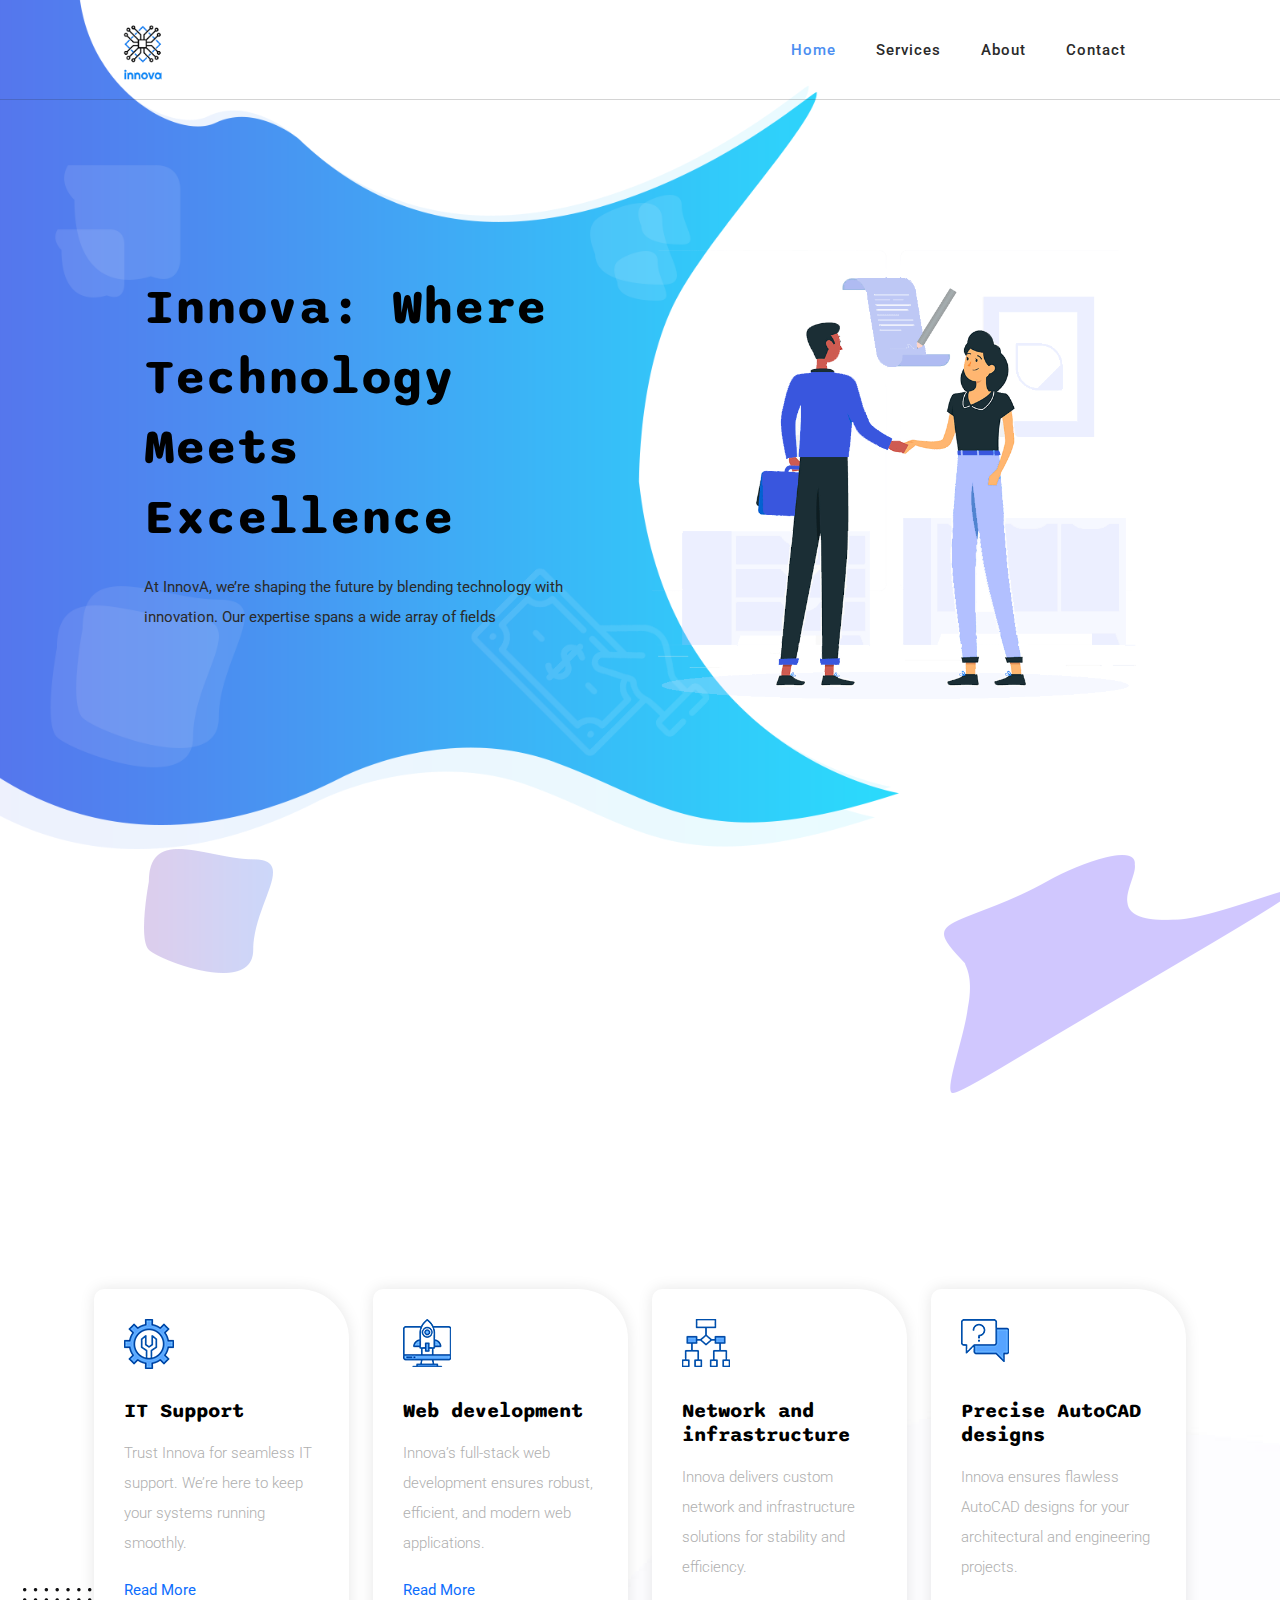
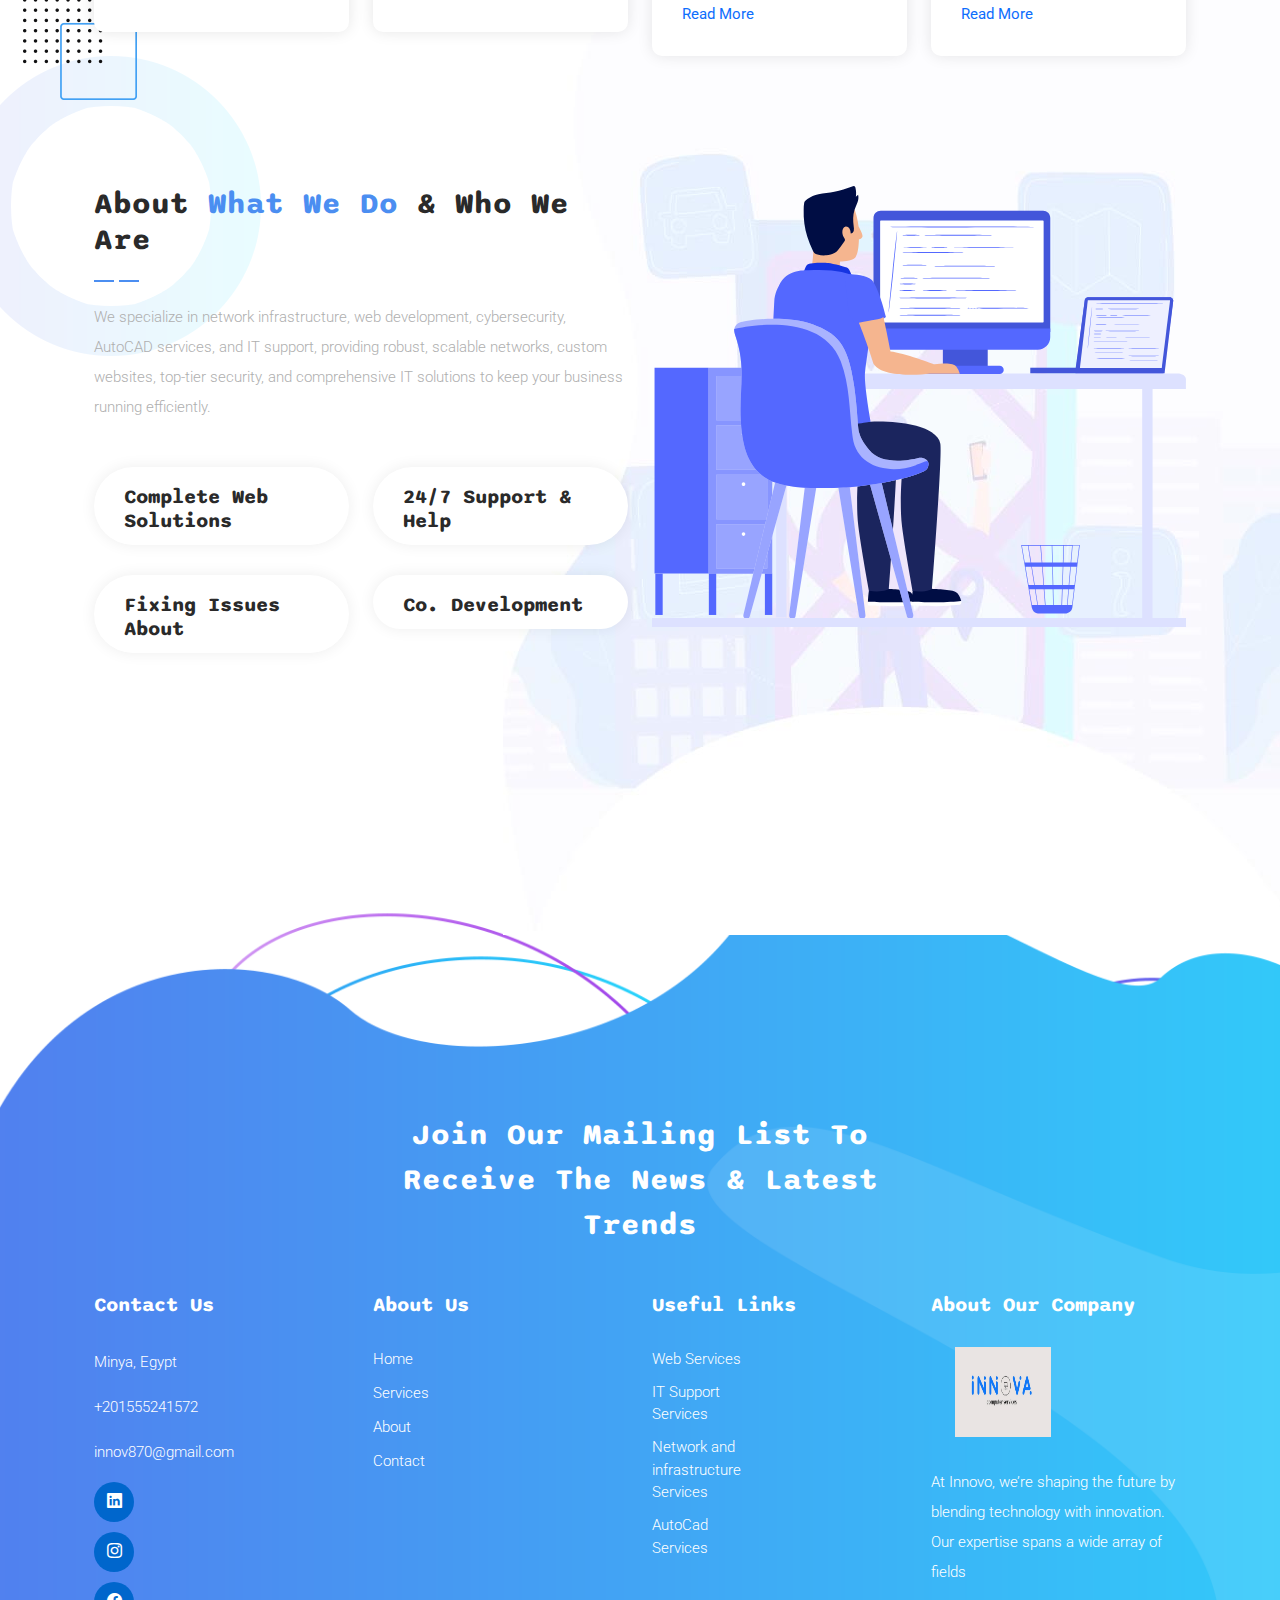
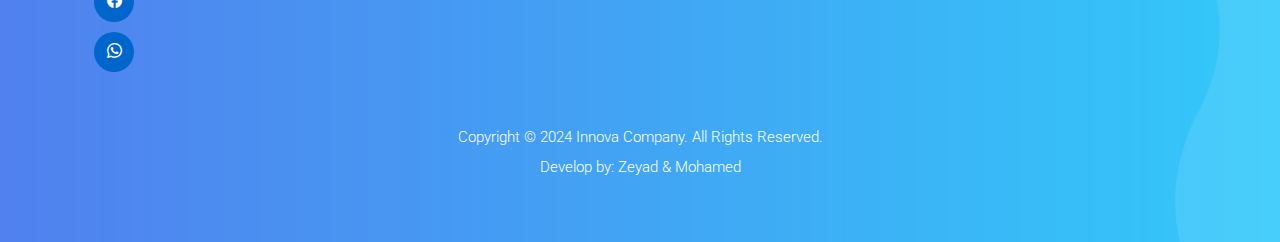
<file: index.html>
<!DOCTYPE html>
<html lang="en">

  <head>

    <meta charset="UTF-8">
    <meta name="viewport" content="width=device-width, initial-scale=1, shrink-to-fit=no">
    <meta name="description" content="">
    <meta name="author" content="">
    <link rel="preconnect" href="https://fonts.googleapis.com">
    <link rel="preconnect" href="https://fonts.gstatic.com" crossorigin>
    <link href="https://fonts.googleapis.com/css2?family=Roboto:wght@100;300;400;500;700;900&display=swap" rel="stylesheet">
<link rel="icon" href="newlogo.png" type="image/png">

    <title>Innova</title>
<link rel="stylesheet" href="https://use.fontawesome.com/releases/v5.8.1/css/all.css" integrity="sha384-50oBUHEmvpQ+1lW4y57PTFmhCaXp0ML5d60M1M7uH2+nqUivzIebhndOJK28anvf" crossorigin="anonymous">
    <link rel="stylesheet" href="assets/css/templatemo-chain-app-dev.css">
    <link rel="stylesheet" href="assets/css/animated.css">
    <link rel="stylesheet" href="assets/css/owl.css">

        <!-- CSS FILES -->        
        <link rel="preconnect" href="https://fonts.googleapis.com">
        
        <link rel="preconnect" href="https://fonts.gstatic.com" crossorigin>

        <link href="https://fonts.googleapis.com/css2?family=Montserrat:wght@300;400&family=Sono:wght@200;300;400;500;700&display=swap" rel="stylesheet">
        
                 <link rel="icon" href="newlogo.png" type="image/png">
       
        <link rel="stylesheet" href="css/bootstrap.min.css">

        <link rel="stylesheet" href="css/bootstrap-icons.css">

        <link rel="stylesheet" href="css/owl.carousel.min.css">
        
        <link rel="stylesheet" href="css/owl.theme.default.min.css">

        <link href="css/templatemo-pod-talk.css" rel="stylesheet">

    <link href="vendor/bootstrap/css/bootstrap.min.css" rel="stylesheet">





    <!-- Additional CSS Files -->
    <link rel="stylesheet" href="https://use.fontawesome.com/releases/v5.8.1/css/all.css" integrity="sha384-50oBUHEmvpQ+1lW4y57PTFmhCaXp0ML5d60M1M7uH2+nqUivzIebhndOJK28anvf" crossorigin="anonymous">
    <link rel="stylesheet" href="assets/css/templatemo-chain-app-dev.css">
    <link rel="stylesheet" href="assets/css/animated.css">
    <link rel="stylesheet" href="assets/css/owl.css">

  </head>

<body>

  <!-- ***** Preloader Start ***** -->
  <div id="js-preloader" class="js-preloader">
    <div class="preloader-inner">
      <span class="dot"></span>
      <div class="dots">
        <span></span>
        <span></span>
        <span></span>
      </div>
    </div>
  </div>
  <!-- ***** Preloader End ***** -->

  <!-- ***** Header Area Start ***** -->
  <header class="header-area header-sticky wow slideInDown" data-wow-duration="0.75s" data-wow-delay="0s">
    <div class="container">
      <div class="row">
        <div class="col-12">
          <nav class="main-nav">
            <!-- ***** Logo Start ***** -->
            <a href="index.html" class="logo">
              <img width="30" height="90" src="newlogo.png" alt="Chain App Dev">
            </a>
            <!-- ***** Logo End ***** -->
            <!-- ***** Menu Start ***** -->
            <ul class="nav">
              <li></li>
              <li class="scroll-to-section"><a href="#top" class="active">Home</a></li>
              <li class="scroll-to-section"><a href="#services">Services</a></li>
              <li class="scroll-to-section"><a href="about.html">About</a></li>
              <li class="scroll-to-section"><a href="contact.html">Contact</a></li>
              <li></li>
            </ul>        
            <a class='menu-trigger'>
                <span>Menu</span>
            </a>
            <!-- ***** Menu End ***** -->
          </nav>
        </div>
      </div>
    </div>
  </header>
  <!-- ***** Header Area End ***** -->
  
 
  <div class="main-banner wow fadeIn" id="top" data-wow-duration="1s" data-wow-delay="0.5s">
    <div class="container">
      <div class="row">
        <div class="col-lg-12">
          <div class="row">
            <div class="col-lg-6 align-self-center">
              <div class="left-content show-up header-text wow fadeInLeft" data-wow-duration="1s" data-wow-delay="1s">
                <div class="row">
                  <div class="col-lg-12">
                    <h2>Innova: Where Technology Meets Excellence</h2>
                    <p >At InnovA, we’re shaping the future by blending technology with innovation. Our expertise spans a wide array of fields</p>
                  </div>
                </div>
              </div>
            </div>
            <div class="col-lg-6">
              <div class="right-image wow fadeInRight" data-wow-duration="1s" data-wow-delay="0.5s">
                <img src="assets/images/innova1.png" alt="">
              </div>
            </div>
          </div>
        </div>
      </div>
    </div>
  </div>

  <div id="services" class="services section">
    <div class="container">
      <div class="row">
        <div class="col-lg-8 offset-lg-2">
          <div class="section-heading  wow fadeInDown" data-wow-duration="1s" data-wow-delay="0.5s">
            <h4>Amazing <em>Services &amp; Features</em> for you</h4>
            <img src="assets/images/heading-line-dec.png" alt="">
            <p>At InnovA, we offer a range of expert technology services. Whether you need advanced web development, network and infrastructure design and development, precise AutoCAD designs, or reliable electronics procurement, InnovA has you covered. Discover how we can elevate your tech experience today.</p>
          </div>
        </div>
      </div>
    </div>
    <div class="container">
      <div class="row">
        <div class="col-lg-3">
          <div class="service-item first-service">
            <div class="icon"></div>
            <h4> IT Support  </h4>
            <p>Trust Innova for seamless IT support. We’re here to keep your systems running smoothly.</p>
            <div class="text-button">
              <a href="itSupportPage.html">Read More <i class="fa fa-arrow-right"></i></a>
            </div>
          </div>
        </div>
        <div class="col-lg-3">
          <div class="service-item second-service">
            <div class="icon"></div>
            <h4> Web development</h4>
            <p>Innova’s full-stack web development ensures robust, efficient, and modern web applications.</p>
            <div class="text-button">
              <a href="webpage.html">Read More <i class="fa fa-arrow-right"></i></a>
            </div>
          </div>
        </div>
        <div class="col-lg-3">
          <div class="service-item third-service">
            <div class="icon"></div>
            <h4>Network and infrastructure </h4>
            <p>Innova delivers custom network and infrastructure solutions for stability and efficiency.</p>
            <div class="text-button">
              <a href="network.html">Read More <i class="fa fa-arrow-right"></i></a>
            </div>
          </div>
        </div>
        <div class="col-lg-3">
          <div class="service-item fourth-service">
            <div class="icon"></div>
            <h4> Precise AutoCAD designs</h4>
            <p>Innova ensures flawless AutoCAD designs for your architectural and engineering projects.</p>
            <div class="text-button">
              <a href="autoCad.html">Read More <i class="fa fa-arrow-right"></i></a>
            </div>
          </div>
        </div>
      </div>
    </div>
  </div>

  <div id="about" class="about-us section">
    <div class="container">
      <div class="row">
        <div class="col-lg-6 align-self-center">
          <div class="section-heading">
            <h4>About <em>What We Do</em> &amp; Who We Are</h4>
            <img src="assets/images/heading-line-dec.png" alt="">
            <p>We specialize in network infrastructure, web development, cybersecurity, AutoCAD services, and IT support, providing robust, scalable networks, custom websites, top-tier security, and comprehensive IT solutions to keep your business running efficiently.</p>
          </div>
          <div class="row">
            <div class="col-lg-6">
              <div class="box-item">
                <h4><a href="#">Complete Web Solutions</a></h4>
              </div>
            </div>
            <div class="col-lg-6">
              <div class="box-item">
                <h4><a href="#">24/7 Support &amp; Help</a></h4>
              </div>
            </div>
            <div class="col-lg-6">
              <div class="box-item">
                <h4><a href="#">Fixing Issues About</a></h4>
              </div>
            </div>
            <div class="col-lg-6">
              <div class="box-item">
                <h4><a href="#">Co. Development</a></h4>
              </div>
            </div>
          </div>
        </div>
        <div class="col-lg-6">
          <div class="right-image">
            <img src="assets/images/innova2.svg" alt="">
          </div>
        </div>
      </div>
    </div>
  </div>


  <style>
    @media(max-width:550px) {
      .textfooteer{
        font-size: 20px !important;
    }

    }
  </style>
  <footer id="newsletter">
    <div class="container">
      <div class="row">
        <div class="col-lg-8 offset-lg-2">
          <div class="section-heading">
            <h4 class="textfooteer">Join our mailing list to receive the news &amp; latest trends</h4>
          </div>
        </div>

      </div>
      <div class="row">
        <div class="col-lg-3">
          <div class="footer-widget">
            <h4>Contact Us</h4>
            <p>Minya, Egypt</p>
            <p><a href="https://wa.me/201555241572" target="_blank">+201555241572</a></p>
            <p><a href="mailto:innov870@gmail.com" target="_blank">innov870@gmail.com</a></p>
            <p>
             <ul class="s">
                <li class="social-icon-item">
                    <a href="https://www.linkedin.com/company/innovawb/" target="_blank" class="social-icon-link bi-linkedin"></a>
                </li>
                  <li class="social-icon-item">
                            <a href="https://www.instagram.com/innova__company/"  target="_blank" class="social-icon-link bi-instagram"></a>
                </li>


                  <li class="social-icon-item">
                            <a href="https://www.facebook.com/profile.php?id=61565537228677&locale=ar_AR"   target="_blank" class="social-icon-link bi-facebook"></a>
                    </li>
                  <li class="social-icon-item">
                            <a href="https://wa.me/201555241572"   target="_blank" class="social-icon-link bi-whatsapp"></a>
                    </li>
                </ul>
            </p>
          </div>
        </div>
        <div class="col-lg-3">
          <div class="footer-widget">
            <h4>About Us</h4>
            <ul>
              <li><a href="index.html">Home</a></li>
              <li><a href="#services">Services</a></li>
              <li><a href="about.html">About</a></li>
              <li><a href="contact.html">Contact</a></li>
            </ul>
          </div>
        </div>
        <div class="col-lg-3">
          <div class="footer-widget">
            <h4>Useful Links</h4>
            <ul>
              <li><a href="webpage.html">Web Services </a></li>
              <li><a href="itSupportPage.html">IT Support  Services</a></li>
              <li><a href="network.html">Network and infrastructure Services </a></li>
              <li><a href="autoCad.html">AutoCad Services </a></li>
            </ul>
          </div>
        </div>
        <div class="col-lg-3">
          <div class="footer-widget">
            <h4>About Our Company</h4>
            <div class="logo ms-4">
              <img height="90"   src="22logo.png" alt="Innova App Dev">
            </div>
            <p>At Innovo, we’re shaping the future by blending technology with innovation. Our expertise spans a wide array of fields</p>
          </div>
        </div>
        <div class="col-lg-12">
          <div class="copyright-text">
            <p>Copyright © 2024 Innova   Company. All Rights Reserved. 
              
          <br>Develop by: <a href="https://www.linkedin.com/in/zeyad-m-muhammedin-2a3097287/" target="_blank" title="css templates">Zeyad</a> 
          &
              <a href="https://www.linkedin.com/in/mohammad-eid-el-sayed-7270a2287/" target="_blank" title="css templates">Mohamed</a>
        </p>
          </div>
        </div>
      </div>
    </div>
  </footer>


  <!-- Scripts -->
  <script src="vendor/jquery/jquery.min.js"></script>
  <script src="vendor/bootstrap/js/bootstrap.bundle.min.js"></script>
  <script src="assets/js/owl-carousel.js"></script>
  <script src="assets/js/animation.js"></script>
  <script src="assets/js/imagesloaded.js"></script>
  <script src="assets/js/popup.js"></script>
  <script src="assets/js/custom.js"></script>
</body>
</html>
</file>
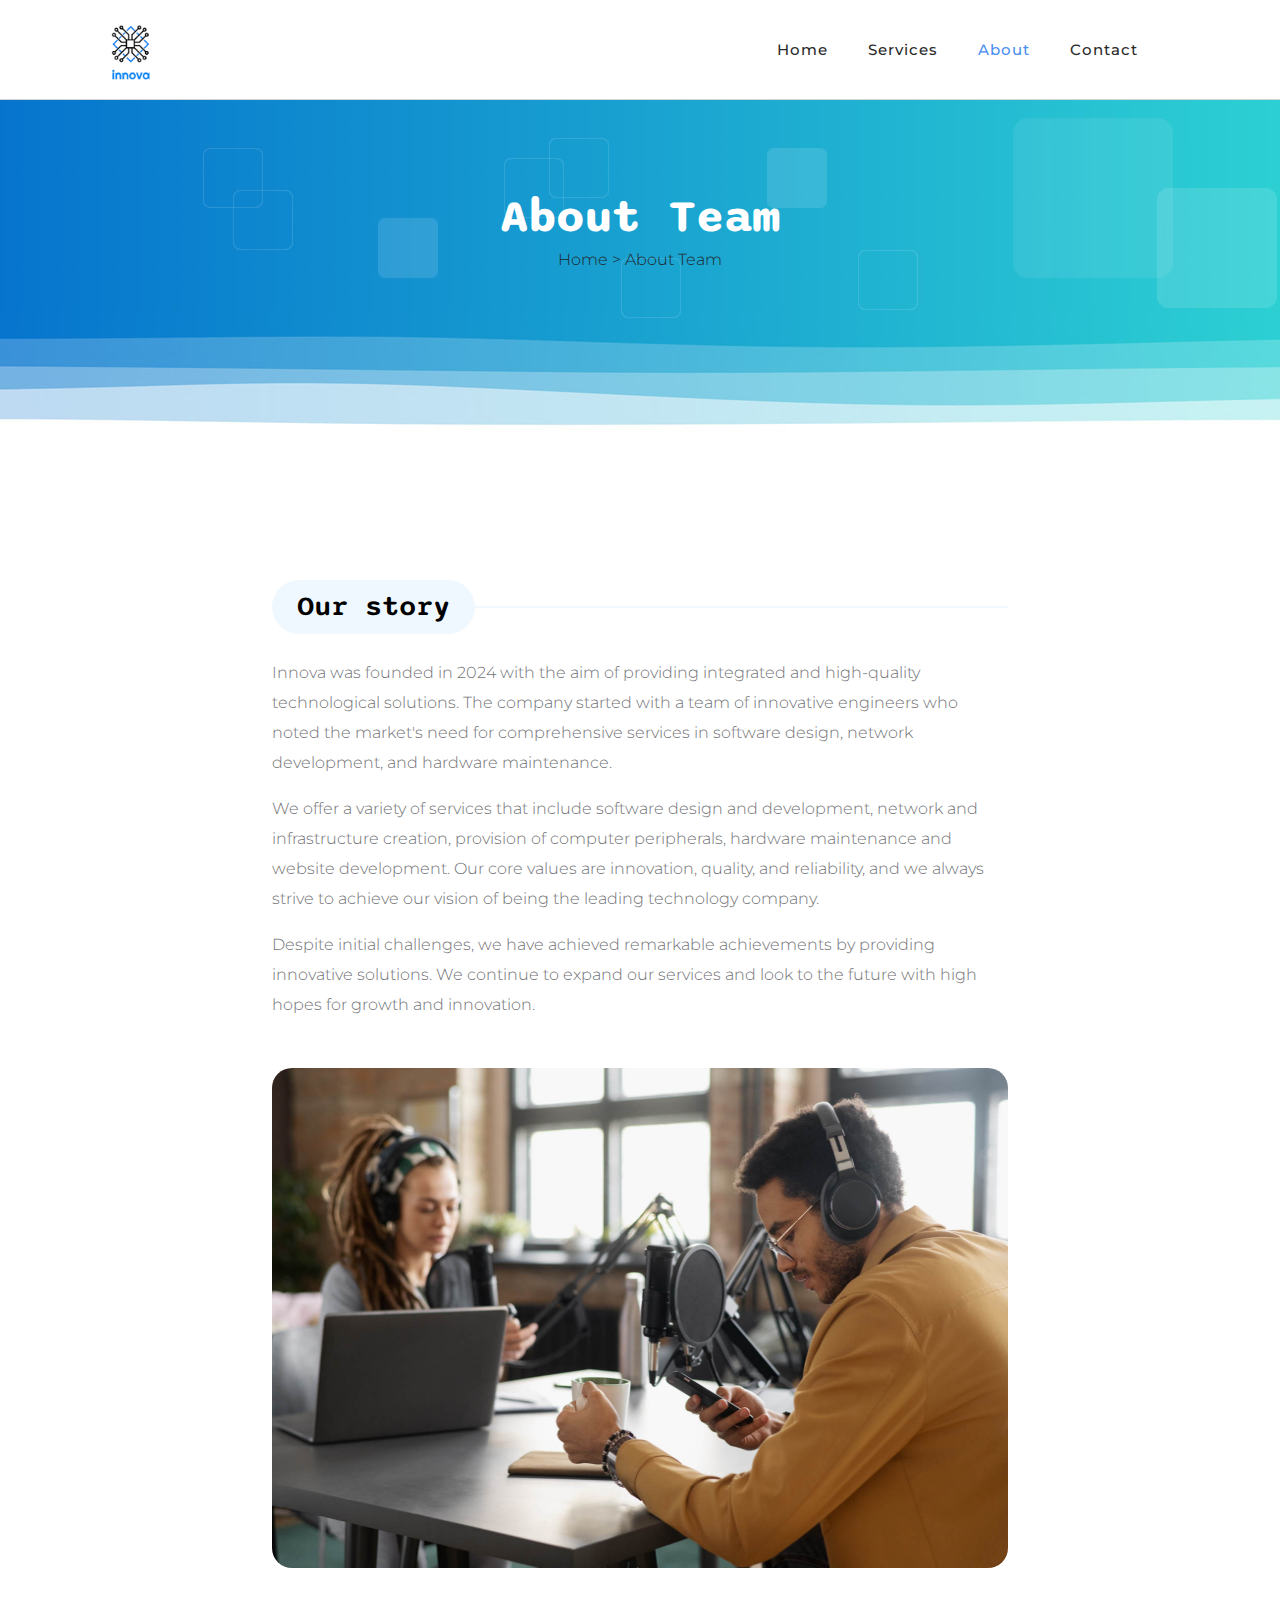
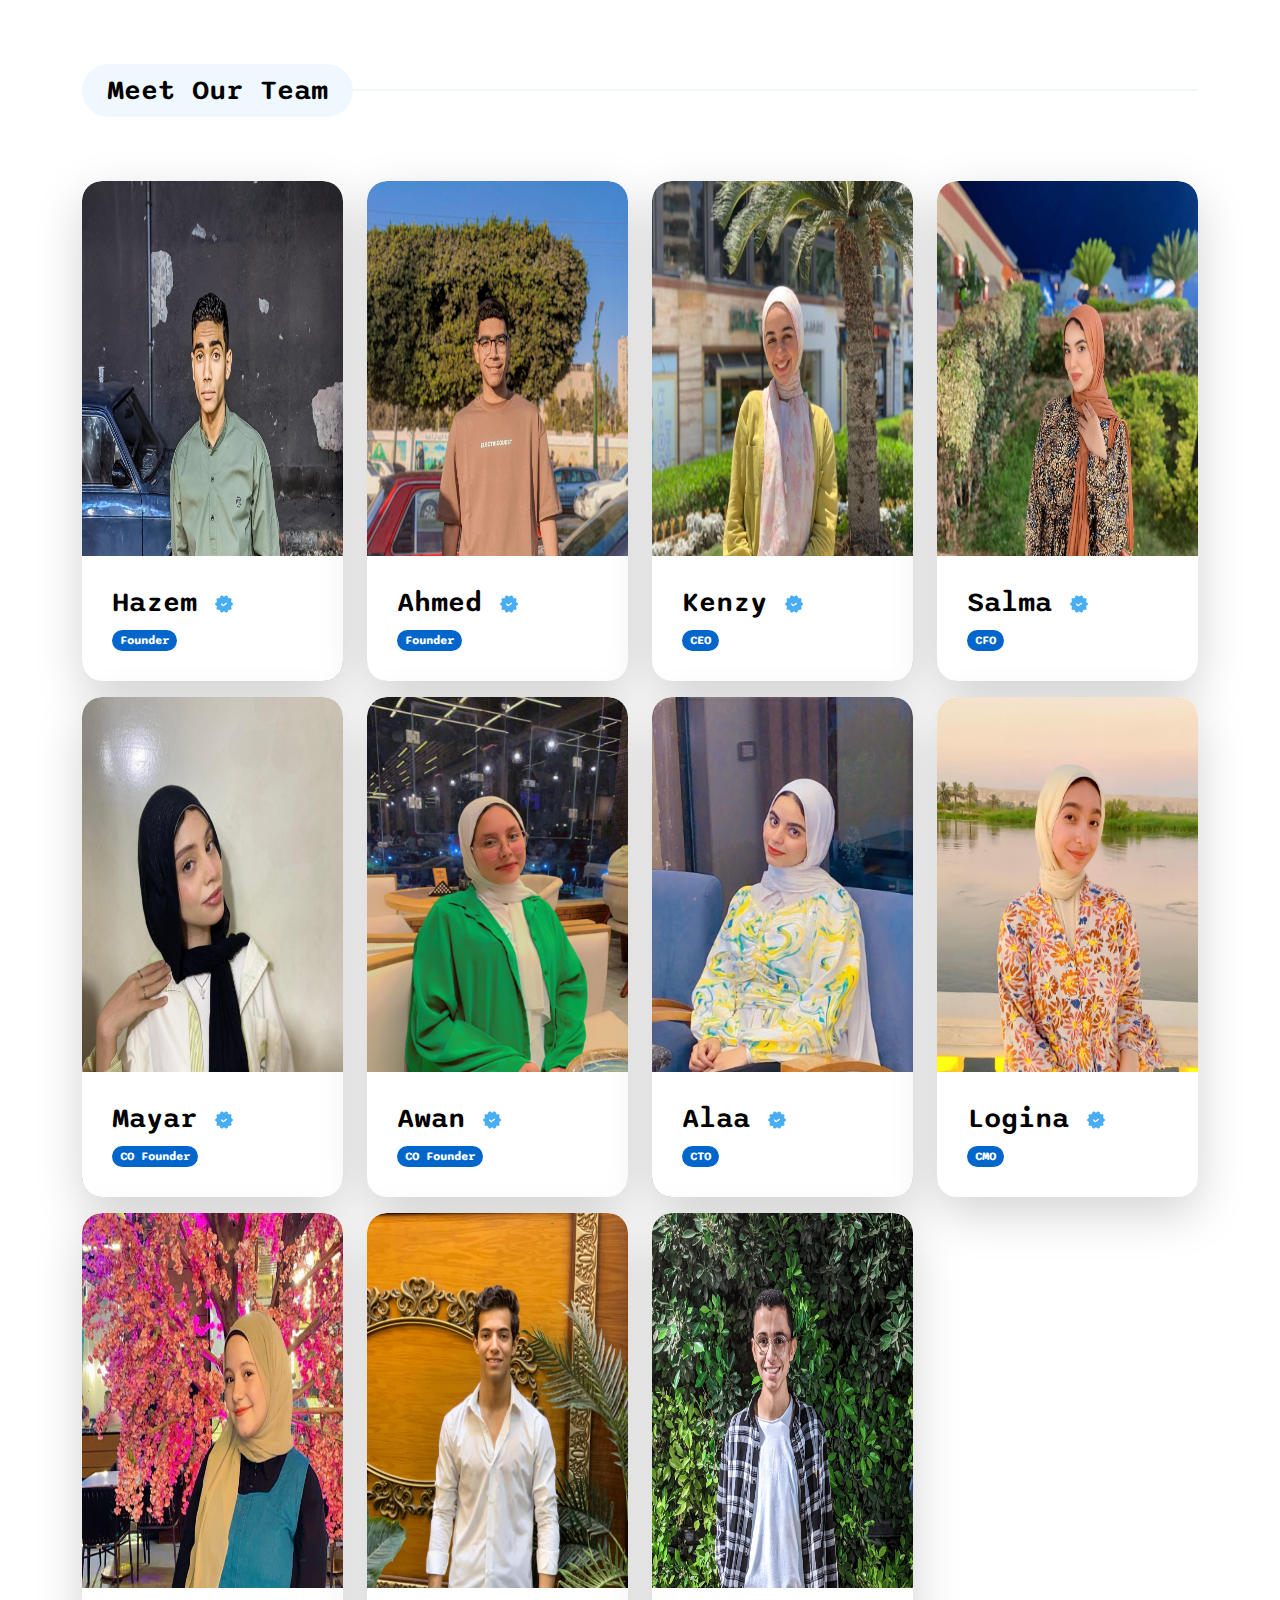
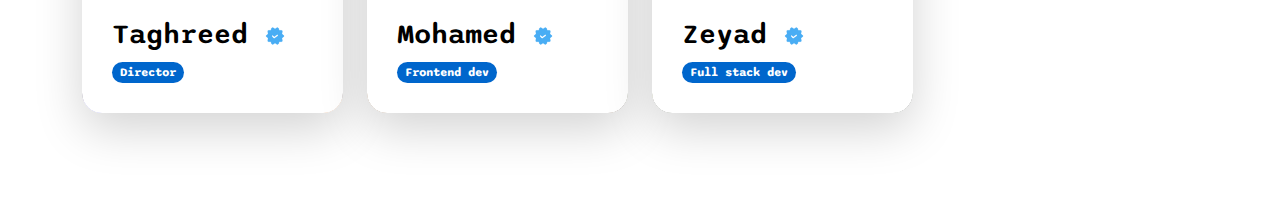
<file: about.html>
<!doctype html>
<html lang="en">
    <head>
        <meta charset="utf-8">
        <meta name="viewport" content="width=device-width, initial-scale=1">

        <meta name="description" content="">
        <meta name="author" content="">

        <title>Innova - About Page</title>
<link rel="stylesheet" href="https://use.fontawesome.com/releases/v5.8.1/css/all.css" integrity="sha384-50oBUHEmvpQ+1lW4y57PTFmhCaXp0ML5d60M1M7uH2+nqUivzIebhndOJK28anvf" crossorigin="anonymous">
    <link rel="stylesheet" href="assets/css/templatemo-chain-app-dev.css">
    <link rel="stylesheet" href="assets/css/animated.css">
    <link rel="stylesheet" href="assets/css/owl.css">

        <!-- CSS FILES -->        
        <link rel="preconnect" href="https://fonts.googleapis.com">
        <link rel="icon" href="newlogo.png" type="image/png">

        <link rel="preconnect" href="https://fonts.gstatic.com" crossorigin>

        <link href="https://fonts.googleapis.com/css2?family=Montserrat:wght@300;400&family=Sono:wght@200;300;400;500;700&display=swap" rel="stylesheet">
                        
        <link rel="stylesheet" href="css/bootstrap.min.css">

        <link rel="stylesheet" href="css/bootstrap-icons.css">

        <link rel="stylesheet" href="css/owl.carousel.min.css">
        
        <link rel="stylesheet" href="css/owl.theme.default.min.css">

        <link href="css/templatemo-pod-talk.css" rel="stylesheet">
<!--

TemplateMo 584 Pod Talk

https://templatemo.com/tm-584-pod-talk

-->
    </head>
    
    <style> .headupdate {
        z-index: 100;   
        background-color: white; 
    }</style>
    <body>

        <main>

<header class="header-area header-sticky wow slideInDown headupdate" data-wow-duration="0.75s" data-wow-delay="0s">
    <div class="container">
      <div class="row">
        <div class="col-12">
          <nav class="main-nav">
            <!-- ***** Logo Start ***** -->
            <a href="index.html" class="logo">
              <img width="30" height="90" src="newlogo.png" alt="Chain App Dev">
            </a>
            <!-- ***** Logo End ***** -->
            <!-- ***** Menu Start ***** -->
            <ul class="nav">
             <li class="scroll-to-section"><a href="index.html" >Home</a></li>
              <li class="scroll-to-section"><a href="index.html#services">Services</a></li>
              <li class="scroll-to-section"><a href="about.html" class="active">About</a></li>
              <li class="scroll-to-section"><a href="contact.html">Contact</a></li>
                <li></li>
            </ul>        
            <a class='menu-trigger'>
                <span>Menu</span>
            </a>
            <!-- ***** Menu End ***** -->
          </nav>
        </div>
      </div>
    </div>
  </header>


            <header class="site-header d-flex flex-column justify-content-center align-items-center">
                <div class="container">
                    <div class="row">

                        <div class="col-lg-12 col-12 text-center">

                            <h2 class="mb-0">About Team</h2>
                                                        <p class="text-dark"> <a class="text-dark" href="index.html">Home</a> > About Team </p>
                        </div>

                    </div>
                </div>
            </header>
            

            <section class="about-section section-padding" id="section_2">
                <div class="container">
                    <div class="row">

                        <div class="col-lg-8 col-12 mx-auto">
                            <div class="pb-5 mb-5">
                                <div class="section-title-wrap mb-4">
                                    <h4 class="section-title">Our story</h4>
                                </div>

                                <p>Innova was founded in 2024 with the aim of providing integrated and high-quality technological solutions. The company started with a team of innovative engineers who noted the market's need for comprehensive services in software design, network development, and hardware maintenance.</p>

                                <p>We offer a variety of services that include software design and development, network and infrastructure creation, provision of computer peripherals, hardware maintenance and website development. Our core values are innovation, quality, and reliability, and we always strive to achieve our vision of being the leading technology company.</p>
                                <p>Despite initial challenges, we have achieved remarkable achievements by providing innovative solutions. We continue to expand our services and look to the future with high hopes for growth and innovation.</p>

                                <img src="images/medium-shot-young-people-recording-podcast.jpg" class="about-image mt-5 img-fluid" alt="">
                            </div>
                        </div>

                        <div class="col-lg-12 col-12">
                            <div class="section-title-wrap mb-5">
                                <h4 class="section-title">Meet Our Team</h4>
                            </div>
                        </div>
                        


             

                        <div class="col-lg-3 col-md-6 col-12 mb-4 mb-lg-0 mb-md-0 mt-3">
                            <div class="team-thumb bg-white shadow-lg">
                                <img src="team/hazem.jpg" class="about-image img-fluid" alt="">

                                <div class="team-info">
                                    <h4 class="mb-2">
                                        Hazem 
                                        <img src="images/verified.png" class="verified-image img-fluid" alt="">
                                    </h4>

                                    <span class="badge">Founder</span>
                                </div>

                                <div class="social-share">
                                        <ul class="social-icon-boys">
                                            <li class="social-icon-item">
                                                <a href="https://www.linkedin.com/in/hazem-abd-elwahab-7a4973278?utm_source=share&utm_campaign=share_via&utm_content=profile&utm_medium=android_app" target="_blank" class="social-icon-link bi-linkedin"></a>
                                            </li>
                                            <li class="social-icon-item">
                                                <a href="https://wa.me/201064517392" target="_blank" class="social-icon-link bi-whatsapp"></a>
                                            </li>

                                            
                                        </ul>
                                    </div>
                            </div>
                        </div>

                        <div class="col-lg-3 col-md-6 col-12 mb-4 mb-lg-0 mb-md-0 mt-3">
                            <div class="team-thumb bg-white shadow-lg">
                                <img src="team/ahmed.jpg" class="about-image img-fluid" alt="">

                                <div class="team-info">
                                    <h4 class="mb-2">
                                        Ahmed  
                                        <img src="images/verified.png" class="verified-image img-fluid" alt="">
                                    </h4>

                                    <span class="badge">Founder</span>
                                </div>

                                <div class="social-share">
                                        <ul class="social-icon-boys">
                                            <li class="social-icon-item">
                                                <a href="https://www.linkedin.com/in/ahmed-taha-mohamed-046b2a287?utm_source=share&utm_campaign=share_via&utm_content=profile&utm_medium=android_app" target="_blank" class="social-icon-link bi-linkedin"></a>
                                            </li>
                                             <li class="social-icon-item">
                                                <a href="https://wa.me/201555241572" target="_blank" class="social-icon-link bi-whatsapp"></a>
                                            </li>

                                            
                                        </ul>
                                    </div>
                            </div>
                        </div>
                        <div class="col-lg-3 col-md-6 col-12 mb-4 mb-lg-0 mb-md-0 mt-3">
                            <div class="team-thumb bg-white shadow-lg">
                                <img src="team/kenzy.jpg" class="about-image img-fluid" alt="">

                                <div class="team-info">
                                    <h4 class="mb-2">
                                        Kenzy  
                                        <img src="images/verified.png" class="verified-image img-fluid" alt="">
                                    </h4>

                                    <span class="badge">CEO</span>
                                </div>

                                <div class="social-share">
                                        <ul class="social-icon">
                                            <li class="social-icon-item">
                                                <a href="https://www.linkedin.com/in/kenzy-wael-mohamed-82bb1b278?utm_source=share&utm_campaign=share_via&utm_content=profile&utm_medium=android_app" target="_blank" class="social-icon-link bi-linkedin"></a>
                                            </li>

                                            
                                        </ul>
                                    </div>
                            </div>
                        </div>
                        <div class="col-lg-3 col-md-6 col-12 mb-4 mb-lg-0 mb-md-0 mt-3">
                            <div class="team-thumb bg-white shadow-lg">
                                <img src="team/salma.jpg" class="about-image img-fluid" alt="">

                                <div class="team-info">
                                    <h4 class="mb-2">
                                        Salma  
                                        <img src="images/verified.png" class="verified-image img-fluid" alt="">
                                    </h4>

                                    <span class="badge">CFO</span>
                                </div>

                                <div class="social-share">
                                        <ul class="social-icon">
                                            <li class="social-icon-item">
                                                <a target="_blank" href="https://www.linkedin.com/in/salma-mohamed-230388304" class="social-icon-link bi-linkedin"></a>
                                            </li>

                                            
                                        </ul>
                                    </div>
                            </div>
                        </div>
                        <div class="col-lg-3 col-md-6 col-12 mb-4 mb-lg-0 mb-md-0 mt-3">
                            <div class="team-thumb bg-white shadow-lg">
                                <img src="team/mayar.jpg" class="about-image img-fluid" alt="">

                                <div class="team-info">
                                    <h4 class="mb-2">
                                        Mayar  
                                        <img src="images/verified.png" class="verified-image img-fluid" alt="">
                                    </h4>

                                    <span class="badge">CO Founder</span>
                                </div>

                                <div class="social-share">
                                        <ul class="social-icon">
                                            <li class="social-icon-item">
                                                <a target="_blank" href="https://www.linkedin.com/in/mayar-a-3b079630a?utm_source=share&utm_campaign=share_via&utm_content=profile&utm_medium=ios_app" class="social-icon-link bi-linkedin"></a>
                                            </li>

                                            
                                        </ul>
                                    </div>
                            </div>
                        </div>
                        <div class="col-lg-3 col-md-6 col-12 mb-4 mb-lg-0 mb-md-0 mt-3">
                            <div class="team-thumb bg-white shadow-lg">
                                <img src="team/awan.jpg" class="about-image img-fluid" alt="">

                                <div class="team-info">
                                    <h4 class="mb-2">
                                        Awan  
                                        <img src="images/verified.png" class="verified-image img-fluid" alt="">
                                    </h4>

                                    <span class="badge">CO Founder</span>
                                </div>

                                <div class="social-share">
                                        <ul class="social-icon">
                                            <li class="social-icon-item">
                                                <a target="_blank" href="https://www.linkedin.com/in/awan-ahmed-540480328?utm_source=share&utm_campaign=share_via&utm_content=profile&utm_medium=android_app" class="social-icon-link bi-linkedin"></a>
                                            </li>

                                            
                                        </ul>
                                    </div>
                            </div>
                        </div>
                        <div class="col-lg-3 col-md-6 col-12 mb-4 mb-lg-0 mb-md-0 mt-3">
                            <div class="team-thumb bg-white shadow-lg">
                                <img src="team/alaa.jpg" class="about-image img-fluid" alt="">

                                <div class="team-info">
                                    <h4 class="mb-2">
                                        Alaa  
                                        <img src="images/verified.png" class="verified-image img-fluid" alt="">
                                    </h4>

                                    <span class="badge">CTO</span>
                                </div>

                                <div class="social-share">
                                        <ul class="social-icon">
                                            <li class="social-icon-item">
                                                <a href="https://www.linkedin.com/in/alaa-fathy-b87048302?utm_source=share&utm_campaign=share_via&utm_content=profile&utm_medium=android_app" target="_blank" class="social-icon-link bi-linkedin"></a>
                                            </li>

                                            
                                        </ul>
                                    </div>
                            </div>
                        </div>
                        <div class="col-lg-3 col-md-6 col-12 mb-4 mb-lg-0 mb-md-0 mt-3">
                            <div class="team-thumb bg-white shadow-lg">
                                <img src="team/log.jpg" class="about-image img-fluid" alt="">

                                <div class="team-info">
                                    <h4 class="mb-2">
                                        Logina   
                                        <img src="images/verified.png" class="verified-image img-fluid" alt="">
                                    </h4>

                                    <span class="badge">CMO  </span>
                                </div>

                                <div class="social-share">
                                        <ul class="social-icon">
                                            <li class="social-icon-item">
                                                <a href="https://www.linkedin.com/in/lujaina-mohamed-a4ab84305?utm_source=share&utm_campaign=share_via&utm_content=profile&utm_medium=ios_app" target="_blank" class="social-icon-link bi-linkedin"></a>
                                            </li>

                                            
                                        </ul>
                                    </div>
                            </div>
                        </div>
                        <div class="col-lg-3 col-md-6 col-12 mb-4 mb-lg-0 mb-md-0 mt-3">
                            <div class="team-thumb bg-white shadow-lg">
                                <img src="team/thgread.jpg" class="about-image img-fluid" alt="">

                                <div class="team-info">
                                    <h4 class="mb-2">
                                        Taghreed  
                                        <img src="images/verified.png" class="verified-image img-fluid" alt="">
                                    </h4>

                                    <span class="badge">Director </span>
                                </div>

                                <div class="social-share">
                                        <ul class="social-icon">
                                            <li class="social-icon-item">
                                                <a href="https://www.linkedin.com/in/taghreed-youssef-94714b31b?utm_source=share&utm_campaign=share_via&utm_content=profile&utm_medium=ios_app" target="_blank" class="social-icon-link bi-linkedin"></a>
                                            </li>

                                            
                                        </ul>
                                    </div>
                            </div>
                        </div>
                        <div class="col-lg-3 col-md-6 col-12 mb-4 mb-lg-0 mb-md-0 mt-3">
                            <div class="team-thumb bg-white shadow-lg">
                                <img src="team/mohamed.jpg" class="about-image img-fluid" alt="">

                                <div class="team-info">
                                    <h4 class="mb-2">
                                        Mohamed  
                                        <img src="images/verified.png" class="verified-image img-fluid" alt="">
                                    </h4>

                                    <span class="badge">Frontend dev </span>
                                </div>

                                <div class="social-share">
                                        <ul class="social-icon-boys">
                                            <li class="social-icon-item">
                                                <a href="https://www.linkedin.com/in/mohammad-eid-el-sayed-7270a2287/" target="_blank" class="social-icon-link bi-linkedin"></a>
                                            </li>
                                             <li class="social-icon-item">
                                                <a  href="https://wa.me/201117069218" target="_blank"  class="social-icon-link bi-whatsapp"></a>
                                            </li>
                                            
                                        </ul>
                                    </div>
                            </div>
                        </div>
                        <div class="col-lg-3 col-md-6 col-12 mb-4 mb-lg-0 mb-md-0 mt-3">
                            <div class="team-thumb bg-white shadow-lg">
                                <img src="team/zeyad.jpg" class="about-image img-fluid" alt="">

                                <div class="team-info">
                                    <h4 class="mb-2">
                                        Zeyad  
                                        <img src="images/verified.png" class="verified-image img-fluid" alt="">
                                    </h4>

                                    <span class="badge">Full stack dev </span>
                                </div>

                                <div class="social-share">
                                        <ul class="social-icon-boys">
                                            <li class="social-icon-item">
                                                <a href="https://www.linkedin.com/in/zeyad-m-muhammedin-2a3097287/" target="_blank" class="social-icon-link bi-linkedin"></a>
                                            </li>
                                             <li class="social-icon-item">
                                                <a href="https://wa.me/201122788629" target="_blank" class="social-icon-link bi-whatsapp"></a>
                                            </li>
                                            
                                        </ul>
                                    </div>
                            </div>
                        </div>



                    </div>
                </div>
            </section>
            
        </main>

  <script src="vendor/jquery/jquery.min.js"></script>
  <script src="vendor/bootstrap/js/bootstrap.bundle.min.js"></script>
  <script src="assets/js/owl-carousel.js"></script>
  <script src="assets/js/animation.js"></script>
  <script src="assets/js/imagesloaded.js"></script>
  <script src="assets/js/popup.js"></script>
  <script src="assets/js/custom.js"></script>
    

        <!-- JAVASCRIPT FILES -->
        <script src="js/jquery.min.js"></script>
        <script src="js/bootstrap.bundle.min.js"></script>
        <script src="js/owl.carousel.min.js"></script>
        <script src="js/custom.js"></script>

    </body>
</html>
</file>
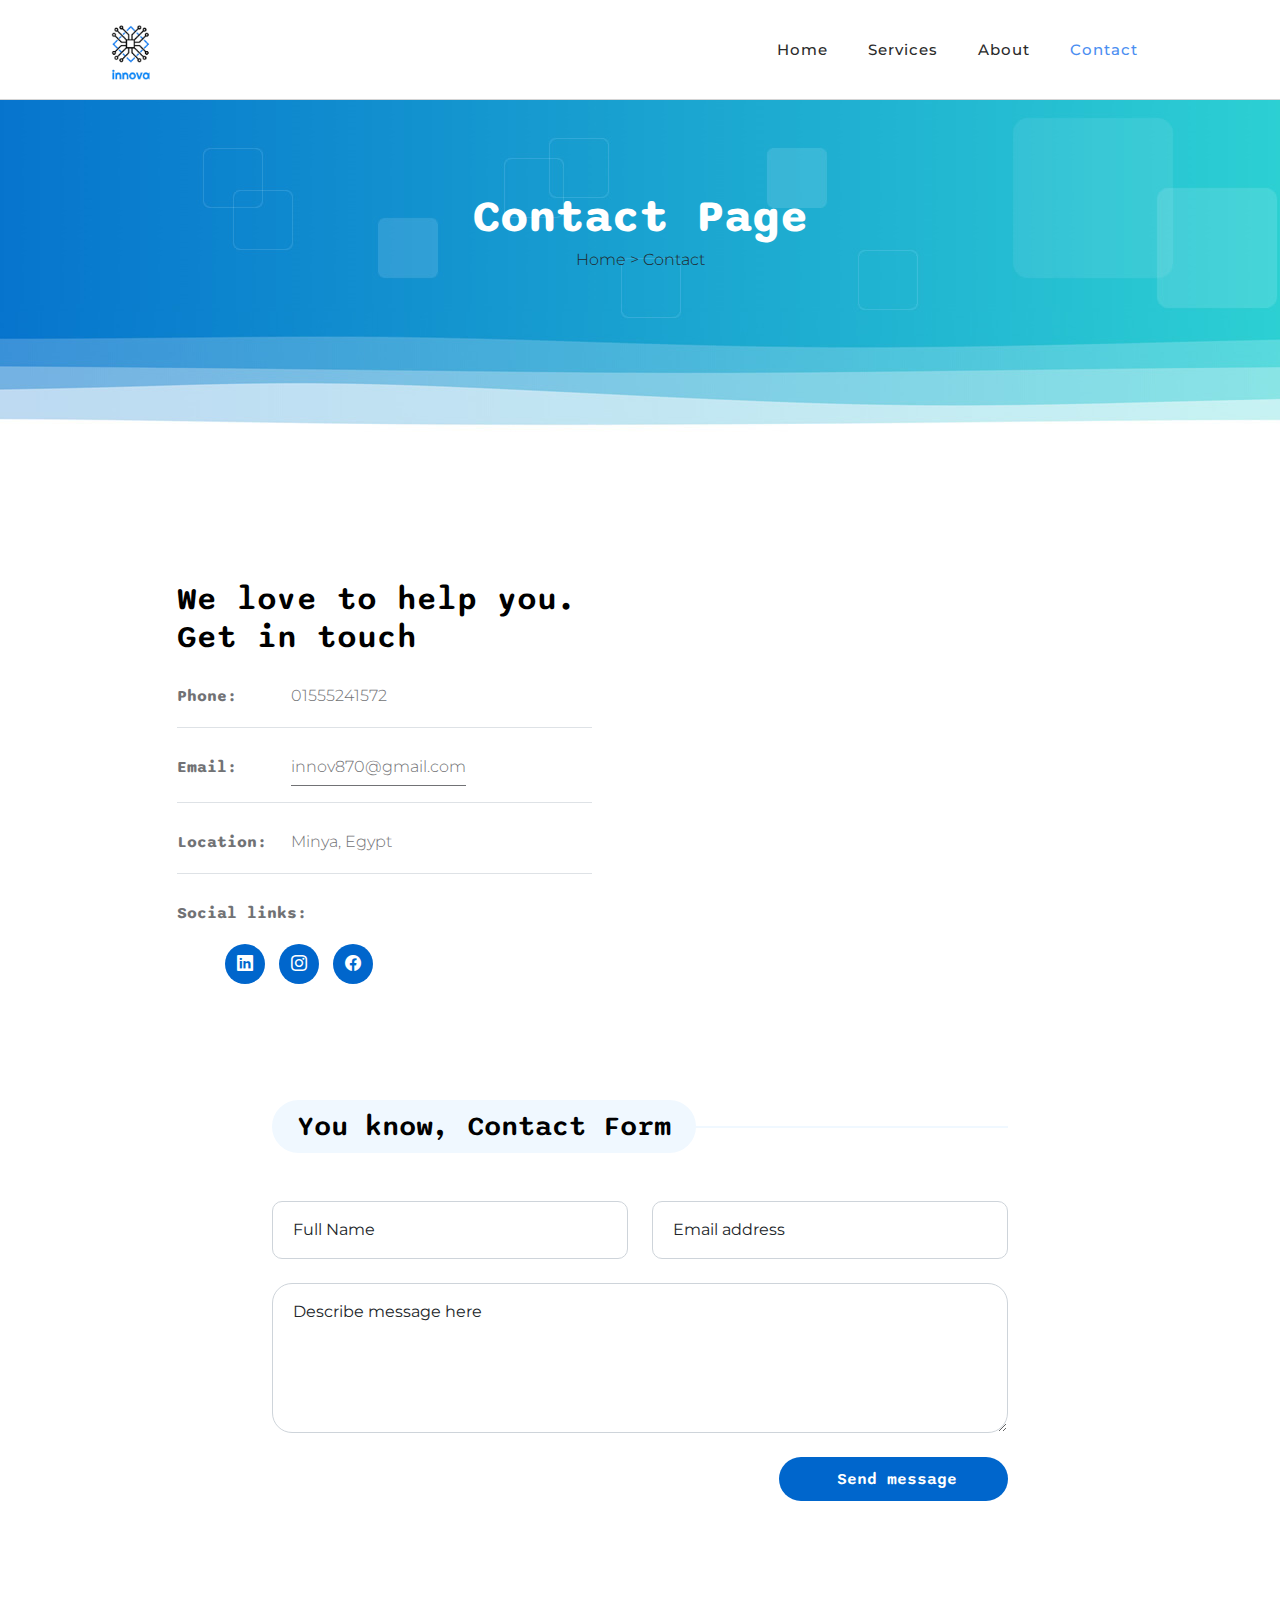
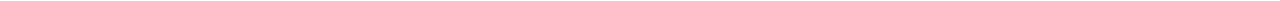
<file: contact.html>
<!doctype html>
<html lang="en">
    <head>
        <meta charset="utf-8">
        <meta name="viewport" content="width=device-width, initial-scale=1">

        <meta name="description" content="">
        <meta name="author" content="">

        <title>Innova - Contact Page</title>
<link rel="stylesheet" href="https://use.fontawesome.com/releases/v5.8.1/css/all.css" integrity="sha384-50oBUHEmvpQ+1lW4y57PTFmhCaXp0ML5d60M1M7uH2+nqUivzIebhndOJK28anvf" crossorigin="anonymous">
    <link rel="stylesheet" href="assets/css/templatemo-chain-app-dev.css">
    <link rel="stylesheet" href="assets/css/animated.css">
    <link rel="stylesheet" href="assets/css/owl.css">

        <!-- CSS FILES -->        
        <link rel="preconnect" href="https://fonts.googleapis.com">
        
        <link rel="preconnect" href="https://fonts.gstatic.com" crossorigin>

        <link href="https://fonts.googleapis.com/css2?family=Montserrat:wght@300;400&family=Sono:wght@200;300;400;500;700&display=swap" rel="stylesheet">
        
                 <link rel="icon" href="newlogo.png" type="image/png">
       
        <link rel="stylesheet" href="css/bootstrap.min.css">

        <link rel="stylesheet" href="css/bootstrap-icons.css">

        <link rel="stylesheet" href="css/owl.carousel.min.css">
        
        <link rel="stylesheet" href="css/owl.theme.default.min.css">

        <link href="css/templatemo-pod-talk.css" rel="stylesheet">
<!--

TemplateMo 584 Pod Talk

https://templatemo.com/tm-584-pod-talk

-->
    </head>
    
    <body>

        <main>
  <style> .headupdate {
        z-index: 100;   
        background-color: white; 
    }</style>
          <header class="header-area header-sticky wow slideInDown headupdate" data-wow-duration="0.75s" data-wow-delay="0s">
    <div class="container">
      <div class="row">
        <div class="col-12">
          <nav class="main-nav">
            <!-- ***** Logo Start ***** -->
            <a href="index.html" class="logo">
              <img width="30" height="90"  src="newlogo.png" alt="Innova App Dev">
            </a>
            <!-- ***** Logo End ***** -->
            <!-- ***** Menu Start ***** -->
                <ul class="nav">
             <li class="scroll-to-section"><a href="index.html" >Home</a></li>
              <li class="scroll-to-section"><a href="index.html#services">Services</a></li>
              <li class="scroll-to-section"><a href="about.html">About</a></li>
              <li class="scroll-to-section"><a href="contact.html" class="active">Contact</a></li>
                    <li></li>
            </ul>       
            <a class='menu-trigger'>
                <span>Menu</span>
            </a>
            <!-- ***** Menu End ***** -->
          </nav>
        </div>
      </div>
    </div>
  </header>


            <header class="site-header d-flex flex-column justify-content-center align-items-center">
                <div class="container">
                    <div class="row">

                        <div class="col-lg-12 col-12 text-center">
                            <h2 class="mb-0">Contact Page</h2>
                                        <p class="text-dark"> <a class="text-dark" href="index.html">Home</a> > Contact  </p>
                        </div>

                    </div>
                </div>
            </header>
            

            <section class="section-padding" id="section_2">
                <div class="container">
                    <div class="row justify-content-center">

                        <div class="col-lg-5 col-12 pe-lg-5">
                            <div class="contact-info">
                                <h3 class="mb-4">We love to help you. Get in touch</h3>

                                <p class="d-flex border-bottom pb-3 mb-4">
                                    <strong class="d-inline me-4">Phone:</strong>
                                    <span>01555241572</span>
                                </p>

                                <p class="d-flex border-bottom pb-3 mb-4">
                                    <strong class="d-inline me-4">Email:</strong>
                                    <a href="mailto:innov870@gmail.com" target="_blank">innov870@gmail.com</a>

                                </p>

                                <p class="d-flex border-bottom pb-3 mb-4">
                                    <strong class="d-inline me-4">Location:</strong>
                                    <span>Minya, Egypt</span>
                                </p>
                             
                                <p class="d-flex">
                                    <strong class="d-inline me-4">Social links:</strong>
                                    <ul class="social-icon ms-5">
                                        <li class="social-icon-item">
                                            <a href="https://www.linkedin.com/company/innovawb/" target="_blank" class="social-icon-link bi-linkedin"></a>
                                        </li>
                                                <li class="social-icon-item">
                                                    <a href="https://www.instagram.com/innova__company/"  target="_blank" class="social-icon-link bi-instagram"></a>
                                                </li>


                                                <li class="social-icon-item">
                                                    <a href="https://www.facebook.com/profile.php?id=61565537228677&locale=ar_AR"   target="_blank" class="social-icon-link bi-facebook"></a>
                                                </li>
                                            </ul>
                                </p>
                            </div>
                        </div>

                        <div class="col-lg-5 col-12 mt-5 mt-lg-0">
                            <iframe class="google-map" src="https://www.google.com/maps/embed?pb=!1m18!1m12!1m3!1d3414.6544958940494!2d30.756661!3d28.099102!2m3!1f0!2f0!3f0!3m2!1i1024!2i768!4f13.1!3m3!1m2!1s0x0%3A0x0!2sMinya!5e0!3m2!1sen!2seg!4v1669212183861!5m2!1sen!2seg" width="100%" height="300" style="border:0;" allowfullscreen="" loading="lazy" referrerpolicy="no-referrer-when-downgrade"></iframe>
                        </div>

                    </div>
                </div>
            </section>

            <section class="contact-section section-padding pt-0">
                <div class="container">
                    <div class="row">

                        <div class="col-lg-8 col-12 mx-auto">
                            <div class="section-title-wrap mb-5">
                                <h4 class="section-title">You know, Contact Form</h4>
                            </div>

                            <form action="#" method="post" class="custom-form contact-form" role="form">
                                <div class="row">
                                    <div class="col-lg-6 col-md-6 col-12">
                                        <div class="form-floating">
                                            <input type="text" name="full-name" id="full-name" class="form-control" placeholder="Full Name" required="">
                                            
                                            <label for="floatingInput">Full Name</label>
                                        </div>
                                    </div>

                                    <div class="col-lg-6 col-md-6 col-12"> 
                                        <div class="form-floating">
                                            <input type="email" name="email" id="email" pattern="[^ @]*@[^ @]*" class="form-control" placeholder="Email address" required="">
                                            
                                            <label for="floatingInput">Email address</label>
                                        </div>
                                    </div>

                                    <div class="col-lg-12 col-12">


                                        <div class="form-floating">
                                            <textarea class="form-control" id="message" name="message" placeholder="Describe message here"></textarea>
                                            
                                            <label for="floatingTextarea">Describe message here</label>
                                        </div>
                                    </div>

                                    <div class="col-lg-4 col-12 ms-auto">
                                        <button type="submit" class="form-control">Send message </button>
                                    </div>

                                </div>
                            </form>
                        </div>

                    </div>
                </div>
            </section>

            
        </main>



  <!-- Scripts -->
  <script src="vendor/jquery/jquery.min.js"></script>
  <script src="vendor/bootstrap/js/bootstrap.bundle.min.js"></script>
  <script src="assets/js/owl-carousel.js"></script>
  <script src="assets/js/animation.js"></script>
  <script src="assets/js/imagesloaded.js"></script>
  <script src="assets/js/popup.js"></script>
  <script src="assets/js/custom.js"></script>


        <!-- JAVASCRIPT FILES -->
        <script src="js/jquery.min.js"></script>
        <script src="js/bootstrap.bundle.min.js"></script>
        <script src="js/owl.carousel.min.js"></script>
        <script src="js/custom.js"></script>

    </body>
</html>
</file>
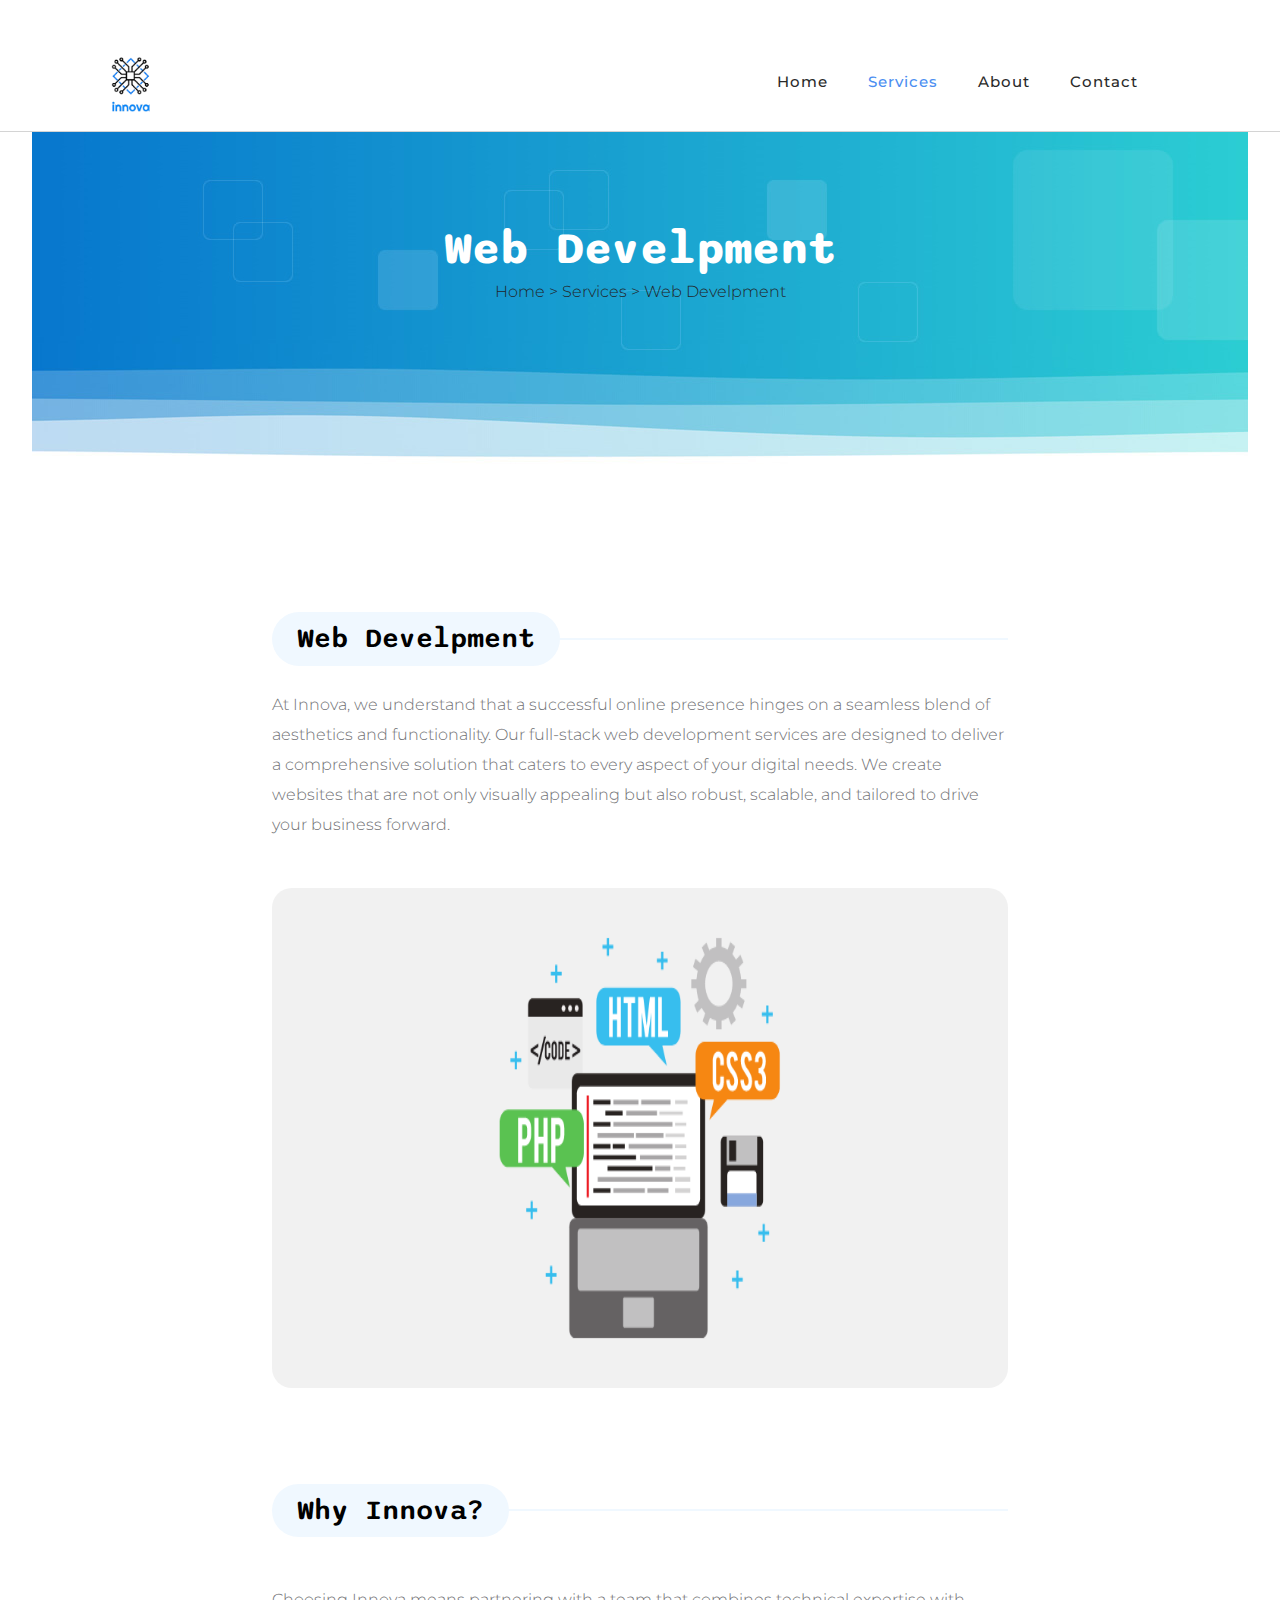
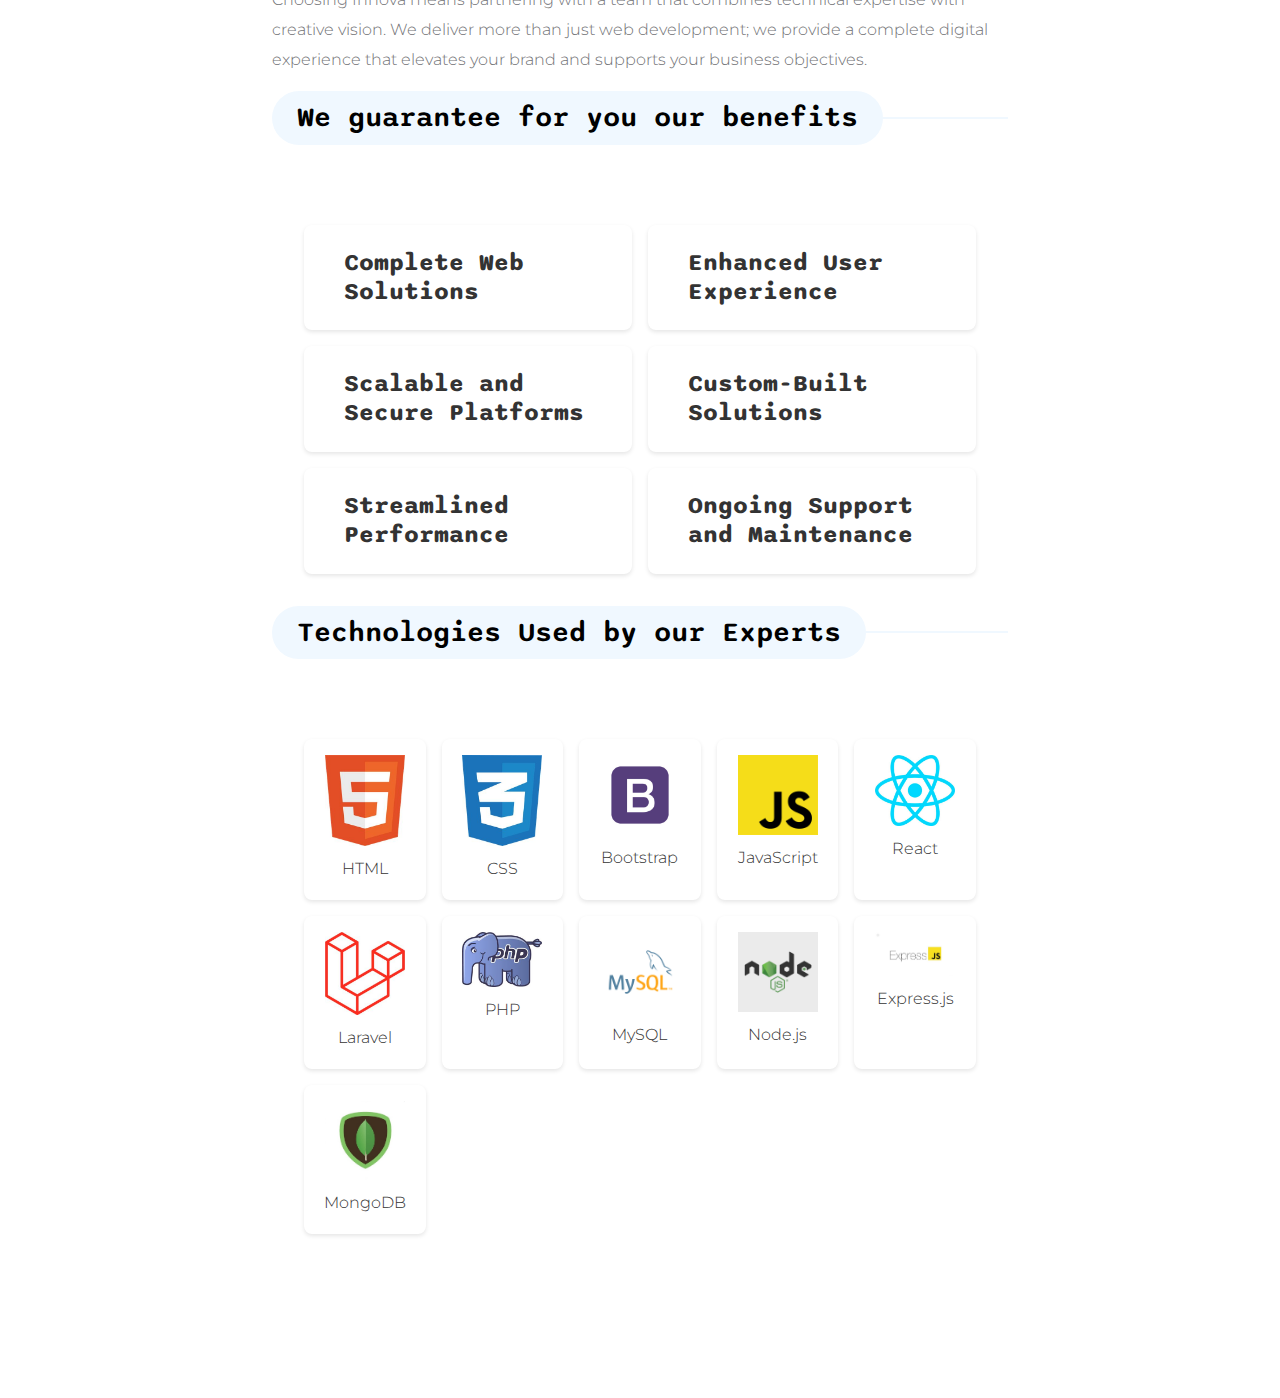
<file: webpage.html>
<!doctype html>
<html lang="en">
    <head>
        <meta charset="utf-8">
        <meta name="viewport" content="width=device-width, initial-scale=1">

        <meta name="description" content="">
        <meta name="author" content="">

        <title>Innova - Web Development Page</title>
<link rel="stylesheet" href="https://use.fontawesome.com/releases/v5.8.1/css/all.css" integrity="sha384-50oBUHEmvpQ+1lW4y57PTFmhCaXp0ML5d60M1M7uH2+nqUivzIebhndOJK28anvf" crossorigin="anonymous">
    <link rel="stylesheet" href="assets/css/templatemo-chain-app-dev.css">
    <link rel="stylesheet" href="assets/css/animated.css">
    <link rel="stylesheet" href="assets/css/owl.css">

        <!-- CSS FILES -->        
        <link rel="preconnect" href="https://fonts.googleapis.com">
        <link rel="icon" href="newlogo.png" type="image/png">

        <link rel="preconnect" href="https://fonts.gstatic.com" crossorigin>

        <link href="https://fonts.googleapis.com/css2?family=Montserrat:wght@300;400&family=Sono:wght@200;300;400;500;700&display=swap" rel="stylesheet">
                        
        <link rel="stylesheet" href="css/bootstrap.min.css">

        <link rel="stylesheet" href="css/bootstrap-icons.css">

        <link rel="stylesheet" href="css/owl.carousel.min.css">
        
        <link rel="stylesheet" href="css/owl.theme.default.min.css">

        <link href="css/templatemo-pod-talk.css" rel="stylesheet">
<!--

TemplateMo 584 Pod Talk

https://templatemo.com/tm-584-pod-talk

-->


    </head>
    
    <style> .headupdate {
        z-index: 100;   
        background-color: white; 
    }</style>
    <body>

        <main>

<header class="header-area header-sticky wow slideInDown headupdate" data-wow-duration="0.75s" data-wow-delay="0s">
    <div class="container">
      <div class="row">
        <div class="col-12">
          <nav class="main-nav">
            <!-- ***** Logo Start ***** -->
            <a href="index.html" class="logo">
              <img width="30" height="90" src="newlogo.png" alt="Chain App Dev">
            </a>
            <!-- ***** Logo End ***** -->
            <!-- ***** Menu Start ***** -->
            <ul class="nav">
             <li class="scroll-to-section"><a href="index.html" class="">Home</a></li>
              <li class="scroll-to-section"><a href="index.html#services" class="active">Services</a></li>
              <li class="scroll-to-section"><a href="about.html">About</a></li>
              <li class="scroll-to-section"><a href="contact.html">Contact</a></li>
                <li></li>
            </ul>        
            <a class='menu-trigger'>
                <span>Menu</span>
            </a>
            <!-- ***** Menu End ***** -->
          </nav>
        </div>
      </div>
    </div>
  </header>


            <header class="site-header d-flex flex-column justify-content-center align-items-center">
                <div class="container">
                    <div class="row">

                        <div class="col-lg-12 col-12 text-center">

                            <h2 class="mb-0">Web Develpment </h2>
                            <p class="text-dark"> <a class="text-dark" href="index.html">Home</a> > <a class="text-dark"  href="index.html#services">Services</a> > Web Develpment </p>
                        </div>

                    </div>
                </div>
            </header>
            

            <section class="about-section section-padding" id="section_2">
                <div class="container">
                    <div class="row">

                        <div class="col-lg-8 col-12 mx-auto">
                            <div class="pb-5 mb-5">
                                <div class="section-title-wrap mb-4">
                                    <h4 class="section-title">Web Develpment</h4>
                                </div>

                                <p>At Innova, we understand that a successful online presence hinges on a seamless blend of aesthetics and functionality. Our full-stack web development services are designed to deliver a comprehensive solution that caters to every aspect of your digital needs. We create websites that are not only visually appealing but also robust, scalable, and tailored to drive your business forward.</p>

                               

                                <img src="Web.png" class="about-image mt-5 img-fluid" alt="">
                            </div>
                        </div>

                        <div class="col-lg-8 mx-auto col-12">
                            <div class="section-title-wrap mb-5">
                                <h4 class="section-title">Why Innova?</h4>
                            </div>
                            <p>
                                Choosing Innova means partnering with a team that combines technical expertise with creative vision. We deliver more than just web development; we provide a complete digital experience that elevates your brand and supports your business objectives.


                            </p>
                        </div>
                        <div class="col-lg-8 mx-auto col-12">
                            <div class="section-title-wrap mb-5">
                                <h4 class="section-title">We guarantee for you our benefits</h4>
                 
                            </div>
                 <style>

main {
    padding: 2rem;
}

.features-container {
    display: flex;
    flex-wrap: wrap;
    gap: 1rem;
}

.feature {
    background-color: #fff;
    border-radius: 8px;
    box-shadow: 0 2px 4px rgba(0, 0, 0, 0.1);
    padding: 1.5rem;
    flex: 1 1 calc(50% - 1rem); /* Two features per line */
    display: flex;
    align-items: center;
    transition: transform 0.3s, box-shadow 0.3s, background-color 0.3s;
    position: relative;
    overflow: hidden;
}

.feature i {
    font-size: 2rem;
    color: #007bff; /* Blue color */
    margin-right: 1rem;
    transition: color 0.3s;
}

.feature h2 {
    margin: 0;
    font-size: 1.5rem;
    color: #333;
}

.feature:hover {
    background-color: #e9ecef;
    transform: scale(1.0001); /* Slightly enlarge the feature */
    box-shadow: 0 8px 16px rgba(0, 0, 0, 0.2); /* Larger shadow */
}

.feature:hover i {
    color: #0056b3; /* Darker blue color on hover */
}

/* Add a subtle border effect */
.feature::before {
    content: '';
    position: absolute;
    top: 0;
    left: 0;
    width: 100%;
    height: 100%;
    border: 2px solid #007bff;
    border-radius: 8px;
    opacity: 0;
    transition: opacity 0.3s;
    pointer-events: none;
}

.feature:hover::before {
    opacity: 1;
}

/* Responsive design */
@media (max-width: 768px) {
    .feature {
        flex: 1 1 100%; /* Stack features on smaller screens */
    }
    .feature h2 {
        font-size: 20px ;
    }
}
@media (max-width: 588px) {
    .feature {
        flex: 1 1 100%; /* Stack features on smaller screens */
    }
    .feature h2 {
        font-size: 15px ;
    }
}
                 </style>
          <main>
        <div class="features-container">
            <section class="feature">
                <i class="fas fa-laptop-code"></i>
                <h2>Complete Web Solutions</h2>
            </section>
            <section class="feature">
                <i class="fas fa-user-friends"></i>
                <h2>Enhanced User Experience</h2>
            </section>
            <section class="feature">
                <i class="fas fa-cloud-upload-alt"></i>
                <h2>Scalable and Secure Platforms</h2>
            </section>
            <section class="feature">
                <i class="fas fa-cogs"></i>
                <h2>Custom-Built Solutions</h2>
            </section>
            <section class="feature">
                <i class="fas fa-tachometer-alt"></i>
                <h2>Streamlined Performance</h2>
            </section>
            <section class="feature">
                <i class="fas fa-life-ring"></i>
                <h2>Ongoing Support and Maintenance</h2>
            </section>
        </div>
    </main>
                        </div>
                        <div class="col-lg-8 mx-auto col-12">
                            <div class="section-title-wrap mb-5">
                                <h4 class="section-title">Technologies Used by our Experts</h4>
                            </div>
                            <style>

main {
    padding: 2rem;
}

.tech-grid {
    display: grid;
    gap: 1rem;
    grid-template-columns: repeat(5, 1fr); /* 5 items per row by default */
}

.tech-item {
    background-color: #fff;
    border-radius: 8px;
    box-shadow: 0 2px 4px rgba(0, 0, 0, 0.1);
    padding: 1rem;
    text-align: center;
    transition: transform 0.3s, box-shadow 0.3s;
    overflow: hidden; /* Ensure content does not overflow */
}

.tech-item img {
    max-width: 80px;
    height: auto;
    margin-bottom: 0.5rem;
    transition: transform 0.3s, filter 0.3s;
}

.tech-item p {
    margin: 0;
    font-size: 1rem;
    color: #333;
}

.tech-item:hover {
    transform: scale(1.001);
    box-shadow: 0 8px 16px rgba(0, 0, 0, 0.2);
}



/* Responsive design */
@media (max-width: 1200px) {
    .tech-grid {
        grid-template-columns: repeat(4, 1fr); /* 4 items per row on medium screens */
    }
}

@media (max-width: 768px) {
    .tech-grid {
        grid-template-columns: repeat(2, 1fr); /* 2 items per row on small screens */
    }
}
@media (max-width: 468px) {
    .tech-grid {
        grid-template-columns: repeat(1, 1fr); /* 2 items per row on small screens */
    }
}
                            </style>
  <main>
        <div class="tech-grid">
            <div class="tech-item">
                <img src="techs/html.jpeg" alt="HTML">
                <p>HTML</p>
            </div>
            <div class="tech-item">
                <img src="techs/css.jpeg" alt="CSS">
                <p>CSS</p>
            </div>
            <div class="tech-item">
                <img src="techs/boot.jpeg" alt="Bootstrap">
                <p>Bootstrap</p>
            </div>
            <div class="tech-item">
                <img src="techs/js.jpeg" alt="JavaScript">
                <p>JavaScript</p>
            </div>
            <div class="tech-item">
                <img src="techs/react.jpeg" alt="React">
                <p>React</p>
            </div>
            <div class="tech-item">
                <img src="techs/laravel.jpeg" alt="Laravel">
                <p>Laravel</p>
            </div>
            <div class="tech-item">
                <img src="techs/php.jpeg" alt="PHP">
                <p>PHP</p>
            </div>
            <div class="tech-item">
                <img src="techs/mysql.jpeg" alt="MySQL">
                <p>MySQL</p>
            </div>
            <div class="tech-item">
                <img src="techs/node.jpeg" alt="Node.js">
                <p>Node.js</p>
            </div>
            <div class="tech-item">
                <img src="techs/ex.jpeg" alt="Express.js">
                <p>Express.js</p>
            </div>
            <div class="tech-item">
                <img src="techs/mongo.jpeg" alt="MongoDB">
                <p>MongoDB</p>
            </div>
        </div>
    </main>
                        </div>


             

            
                    </div>
                </div>
            </section>
        </main>

  <script src="vendor/jquery/jquery.min.js"></script>
  <script src="vendor/bootstrap/js/bootstrap.bundle.min.js"></script>
  <script src="assets/js/owl-carousel.js"></script>
  <script src="assets/js/animation.js"></script>
  <script src="assets/js/imagesloaded.js"></script>
  <script src="assets/js/popup.js"></script>
  <script src="assets/js/custom.js"></script>
    

        <!-- JAVASCRIPT FILES -->
        <script src="js/jquery.min.js"></script>
        <script src="js/bootstrap.bundle.min.js"></script>
        <script src="js/owl.carousel.min.js"></script>
        <script src="js/custom.js"></script>
    </body>
</html>
</file>
<file: assets/css/templatemo-chain-app-dev.css>
/*

TemplateMo 570 Chain App Dev

https://templatemo.com/tm-570-chain-app-dev

*/

/* ---------------------------------------------
Table of contents
------------------------------------------------
01. font & reset css
02. reset
03. global styles
04. header
05. banner
06. features
07. testimonials
08. contact
09. footer
10. preloader
11. search
12. portfolio

--------------------------------------------- */
/* 
---------------------------------------------
font & reset css
--------------------------------------------- 
*/
/* 
---------------------------------------------
reset
--------------------------------------------- 
*/
html, body, div, span, applet, object, iframe, h1, h2, h3, h4, h5, h6, p, blockquote, div
pre, a, abbr, acronym, address, big, cite, code, del, dfn, em, font, img, ins, kbd, q,
s, samp, small, strike, strong, sub, sup, tt, var, b, u, i, center, dl, dt, dd, ol, ul, li,
figure, header, nav, section, article, aside, footer, figcaption {
  margin: 0;
  padding: 0;
  border: 0;
  outline: 0;
}

/* clear fix */
.grid:after {
  content: '';
  display: block;
  clear: both;
}

/* ---- .grid-item ---- */

.grid-sizer,
.grid-item {
  width: 50%;
}

.grid-item {
  float: left;
}

.grid-item img {
  display: block;
  max-width: 100%;
}

.clearfix:after {
  content: ".";
  display: block;
  clear: both;
  visibility: hidden;
  line-height: 0;
  height: 0;
}

.clearfix {
  display: inline-block;
}

html[xmlns] .clearfix {
  display: block;
}

* html .clearfix {
  height: 1%;
}

ul, li {
  padding: 0;
  margin: 0;
  list-style: none;
}

header, nav, section, article, aside, footer, hgroup {
  display: block;
}

* {
  box-sizing: border-box;
}

html, body {
  font-family: 'Roboto', sans-serif;
  font-weight: 400;
  background-color: #fff;
  -ms-text-size-adjust: 100%;
  -webkit-font-smoothing: antialiased;
  -moz-osx-font-smoothing: grayscale;
}

a {
  text-decoration: none !important;
}

h1, h2, h3, h4, h5, h6 {
  margin-top: 0px;
  margin-bottom: 0px;
}

ul {
  margin-bottom: 0px;
}

p {
  font-size: 15px;
  line-height: 30px;
  font-weight: 300;
  color: #afafaf;
}

img {
  width: 100%;
  overflow: hidden;
}

/* 
---------------------------------------------
global styles
--------------------------------------------- 
*/
html,
body {
  background: #fff;
  font-family: 'Roboto', sans-serif;
}

::selection {
  background: #4b8ef1;
  color: #fff !important;
}

::-moz-selection {
  background: #4b8ef1;
  color: #fff !important;
}

@media (max-width: 991px) {
  html, body {
    overflow-x: hidden;
  }
  .mobile-top-fix {
    margin-top: 30px;
    margin-bottom: 0px;
  }
  .mobile-bottom-fix {
    margin-bottom: 30px;
  }
  .mobile-bottom-fix-big {
    margin-bottom: 60px;
  }
}

.section-heading {
  position: relative;
  z-index: 2;
}

.section-heading h4 {
  color: #2a2a2a;
  font-size: 30px;
  font-weight: 700;
  text-transform: capitalize;
  margin-bottom: 10px;
}

.section-heading h4 em {
  font-style: normal;
  color: #4b8ef1;
}

.section-heading img {
  width: 45px;
  height: 2px;
}

.section-heading p {
  margin-top: 10px;
}

.show-up {
  position: relative;
  z-index: 2;
}

.white-button a {
  display: inline-block !important;
  padding: 10px 20px !important;
  color: #4b8ef1 !important;
  text-transform: capitalize;
  font-size: 15px;
  background-color: #fff;
  border-radius: 23px;
  font-weight: 500 !important;
  letter-spacing: 0.3px !important;
  transition: all .5s;
}

.white-button a i {
  margin-left: 5px;
  font-size: 18px;
}

.white-button a:hover {
  background-color: #4b8ef1;
  color: #fff !important;
}

.text-button a {
  font-size: 15px;
}

.text-button a i {
  margin-left: 5px;
  font-size: 14px;
  transition: all .3s;
}

.text-button a:hover i {
  margin-left: 8px;
}

.gradient-button a {
  display: inline-block !important;
  padding: 10px 20px !important;
  color: #fff !important;
  text-transform: capitalize;
  font-size: 15px;
  background: rgb(19,175,240);
  background: linear-gradient(105deg, rgba(91,104,235,1) 0%, rgba(40,225,253,1) 100%);
  border-radius: 23px;
  font-weight: 500 !important;
  letter-spacing: 0.3px !important;
  transition: all .5s;
}

.gradient-button a:hover {
  color: #fff !important;
  background: rgb(19,175,240);
  background: linear-gradient(105deg, rgba(91,104,235,1) 0%, rgba(40,225,253,1) 100%);
}

.border-button a {
  display: inline-block !important;
  padding: 10px 20px !important;
  color: #4b8ef1 !important;
  border: 1px solid #4b8ef1;
  text-transform: capitalize;
  font-size: 15px;
  display: inline-block;
  background-color: #fff;
  border-radius: 23px;
  font-weight: 500 !important;
  letter-spacing: 0.3px !important;
  transition: all .5s;
}

.border-button a:hover {
  background-color: #4b8ef1;
  color: #fff !important;
}


/* 
---------------------------------------------
header
--------------------------------------------- 
*/

.background-header {
  background-color: #fff !important;
  height: 80px!important;
  border-bottom: none !important;
  position: fixed!important;
  top: 0px;
  left: 0px;
  right: 0px;
  box-shadow: 0px 5px 8px rgba(0,0,0,0.03);
}

.background-header .logo,
.background-header .main-nav .nav li a {
  color: #fff;
}

.background-header .main-nav .nav li:hover a {
  color: #4b8ef1;
}

.background-header .nav li a.active {
  position: relative;
  color: #fff;
}

.background-header .nav li a.active:after {
  position: absolute;
  width: 100%;
  height: 1px;
  background-color: #4b8ef1;
  content: '';
  left: 50%;
  bottom: -20px;
  transform: translateX(-50%);
}

.background-header .nav li:last-child a.active:after {
  background-color: transparent;
}

.header-area {
  background-color: transparent;
  border-bottom: 1px solid rgba(42,42,42,0.2);
  position: absolute;
  left: 0px;
  right: 0px;
  z-index: 100;
  height: 100px;
  -webkit-transition: all .5s ease 0s;
  -moz-transition: all .5s ease 0s;
  -o-transition: all .5s ease 0s;
  transition: all .5s ease 0s;
}

.header-area .main-nav {
  min-height: 80px;
  background: transparent;
}

.header-area .main-nav .logo {
  float: left;
  -webkit-transition: all 0.3s ease 0s;
  -moz-transition: all 0.3s ease 0s;
  -o-transition: all 0.3s ease 0s;
  transition: all 0.3s ease 0s;
}

.header-area .main-nav .logo {
    line-height: 100px;
    float: left;
    -webkit-transition: all 0.3s ease 0s;
    -moz-transition: all 0.3s ease 0s;
    -o-transition: all 0.3s ease 0s;
    transition: all 0.3s ease 0s;
}

.background-header .main-nav .logo {
  line-height: 80px;
}

.background-header .main-nav .nav {
  margin-top: 20px !important;
}

.header-area .main-nav .nav {
  float: right;
  margin-top: 30px;
  margin-right: 0px;
  background-color: transparent;
  -webkit-transition: all 0.3s ease 0s;
  -moz-transition: all 0.3s ease 0s;
  -o-transition: all 0.3s ease 0s;
  transition: all 0.3s ease 0s;
  position: relative;
  z-index: 999;
}

.header-area .main-nav .nav li {
  padding-left: 20px;
  padding-right: 20px;
}

.header-area .main-nav .nav li:nth-child(6) {
  padding-right: 0px;
  padding-left: 40px;
}

.header-area .main-nav .nav li:last-child a ,
.background-header .main-nav .nav li:last-child a,
.header-area .main-nav .nav li:nth-child(6) a ,
.background-header .main-nav .nav li:nth-child(6) a {
  padding: 0px 20px !important;
  font-weight: 400;
}

.header-area .main-nav .nav li:last-child a:hover ,
.background-header .main-nav .nav li:last-child a:hover,
.header-area .main-nav .nav li:nth-child(6) a:hover ,
.background-header .main-nav .nav li:nth-child(6) a:hover {
  color: #fff !important;
}

.header-area .main-nav .nav li a {
  display: block;
  font-weight: 500;
  font-size: 15px;
  color: #2a2a2a;
  text-transform: capitalize;
  -webkit-transition: all 0.3s ease 0s;
  -moz-transition: all 0.3s ease 0s;
  -o-transition: all 0.3s ease 0s;
  transition: all 0.3s ease 0s;
  height: 40px;
  line-height: 40px;
  border: transparent;
  letter-spacing: 1px;
}

.header-area .main-nav .nav li:hover a,
.header-area .main-nav .nav li a.active {
  color: #4b8ef1!important;
}

.header-area .main-nav .nav li:last-child a.active {
  color: #fff !important;
}

.background-header .main-nav .nav li:hover a,
.background-header .main-nav .nav li a.active {
  color: #4b8ef1!important;
  opacity: 1;
}

.header-area .main-nav .nav li.submenu {
  position: relative;
  padding-right: 30px;
}

.header-area .main-nav .nav li.submenu:after {
  font-family: FontAwesome;
  content: "\f107";
  font-size: 12px;
  color: #2a2a2a;
  position: absolute;
  right: 18px;
  top: 12px;
}

.background-header .main-nav .nav li.submenu:after {
  color: #2a2a2a;
}

.header-area .main-nav .nav li.submenu ul {
  position: absolute;
  width: 200px;
  box-shadow: 0 2px 28px 0 rgba(0, 0, 0, 0.06);
  overflow: hidden;
  top: 50px;
  opacity: 0;
  transform: translateY(+2em);
  visibility: hidden;
  z-index: -1;
  transition: all 0.3s ease-in-out 0s, visibility 0s linear 0.3s, z-index 0s linear 0.01s;
}

.header-area .main-nav .nav li.submenu ul li {
  margin-left: 0px;
  padding-left: 0px;
  padding-right: 0px;
}

.header-area .main-nav .nav li.submenu ul li a {
  opacity: 1;
  display: block;
  background: #f7f7f7;
  color: #2a2a2a!important;
  padding-left: 20px;
  height: 40px;
  line-height: 40px;
  -webkit-transition: all 0.3s ease 0s;
  -moz-transition: all 0.3s ease 0s;
  -o-transition: all 0.3s ease 0s;
  transition: all 0.3s ease 0s;
  position: relative;
  font-size: 13px;
  font-weight: 400;
  border-bottom: 1px solid #eee;
}

.header-area .main-nav .nav li.submenu ul li a:hover {
  background: #fff;
  color: #4b8ef1!important;
  padding-left: 25px;
}

.header-area .main-nav .nav li.submenu ul li a:hover:before {
  width: 3px;
}

.header-area .main-nav .nav li.submenu:hover ul {
  visibility: visible;
  opacity: 1;
  z-index: 1;
  transform: translateY(0%);
  transition-delay: 0s, 0s, 0.3s;
}

.header-area .main-nav .menu-trigger {
  cursor: pointer;
  display: block;
  position: absolute;
  top: 33px;
  width: 32px;
  height: 40px;
  text-indent: -9999em;
  z-index: 99;
  right: 40px;
  display: none;
}

.background-header .main-nav .menu-trigger {
  top: 23px;
}

.header-area .main-nav .menu-trigger span,
.header-area .main-nav .menu-trigger span:before,
.header-area .main-nav .menu-trigger span:after {
  -moz-transition: all 0.4s;
  -o-transition: all 0.4s;
  -webkit-transition: all 0.4s;
  transition: all 0.4s;
  background-color: #2a2a2a;
  display: block;
  position: absolute;
  width: 30px;
  height: 2px;
  left: 0;
}

.background-header .main-nav .menu-trigger span,
.background-header .main-nav .menu-trigger span:before,
.background-header .main-nav .menu-trigger span:after {
  background-color: #2a2a2a;
}

.header-area .main-nav .menu-trigger span:before,
.header-area .main-nav .menu-trigger span:after {
  -moz-transition: all 0.4s;
  -o-transition: all 0.4s;
  -webkit-transition: all 0.4s;
  transition: all 0.4s;
  background-color: #2a2a2a;
  display: block;
  position: absolute;
  width: 30px;
  height: 2px;
  left: 0;
  width: 75%;
}

.background-header .main-nav .menu-trigger span:before,
.background-header .main-nav .menu-trigger span:after {
  background-color: #2a2a2a;
}

.header-area .main-nav .menu-trigger span:before,
.header-area .main-nav .menu-trigger span:after {
  content: "";
}

.header-area .main-nav .menu-trigger span {
  top: 16px;
}

.header-area .main-nav .menu-trigger span:before {
  -moz-transform-origin: 33% 100%;
  -ms-transform-origin: 33% 100%;
  -webkit-transform-origin: 33% 100%;
  transform-origin: 33% 100%;
  top: -10px;
  z-index: 10;
}

.header-area .main-nav .menu-trigger span:after {
  -moz-transform-origin: 33% 0;
  -ms-transform-origin: 33% 0;
  -webkit-transform-origin: 33% 0;
  transform-origin: 33% 0;
  top: 10px;
}

.header-area .main-nav .menu-trigger.active span,
.header-area .main-nav .menu-trigger.active span:before,
.header-area .main-nav .menu-trigger.active span:after {
  background-color: transparent;
  width: 100%;
}

.header-area .main-nav .menu-trigger.active span:before {
  -moz-transform: translateY(6px) translateX(1px) rotate(45deg);
  -ms-transform: translateY(6px) translateX(1px) rotate(45deg);
  -webkit-transform: translateY(6px) translateX(1px) rotate(45deg);
  transform: translateY(6px) translateX(1px) rotate(45deg);
  background-color: #2a2a2a;
}

.background-header .main-nav .menu-trigger.active span:before {
  background-color: #2a2a2a;
}

.header-area .main-nav .menu-trigger.active span:after {
  -moz-transform: translateY(-6px) translateX(1px) rotate(-45deg);
  -ms-transform: translateY(-6px) translateX(1px) rotate(-45deg);
  -webkit-transform: translateY(-6px) translateX(1px) rotate(-45deg);
  transform: translateY(-6px) translateX(1px) rotate(-45deg);
  background-color: #2a2a2a;
}

.background-header .main-nav .menu-trigger.active span:after {
  background-color: #2a2a2a;
}

.header-area.header-sticky {
  min-height: 80px;
}

.header-area .nav {
  margin-top: 30px;
}

.header-area.header-sticky .nav li a.active {
  color: #4b8ef1;
}

@media (max-width: 1200px) {
  .header-area .main-nav .nav li {
    padding-left: 12px;
    padding-right: 12px;
  }
  .header-area .main-nav:before {
    display: none;
  }
}

@media (max-width: 992px) {
  .header-area .main-nav .nav li:last-child  ,
  .background-header .main-nav .nav li:last-child {
    color: #069;
  }
  .header-area .main-nav .nav li:nth-child(6),
  .background-header .main-nav .nav li:nth-child(6) {
    padding-right: 0px;
  }
  .background-header .nav li a.active:after {
    display: none;
  }
}

@media (max-width: 767px) {
  .pre-header ul.info li:last-child,
  .pre-header ul.info li:nth-child(6) {
    display: none!important;
  }
  .background-header .main-nav .nav {
    margin-top: 80px !important;
  }
  .header-area .main-nav .logo {
    color: #1e1e1e;
  }
  .header-area.header-sticky .nav li a:hover,
  .header-area.header-sticky .nav li a.active {
    color: #4b8ef1!important;
    opacity: 1;
  }
  .header-area.header-sticky .nav li.search-icon a {
    width: 100%;
  }
  .header-area {
    background-color: #fff;
    padding: 0px 15px;
    height: 100px;
    box-shadow: none;
    text-align: center;
    box-shadow: 0px 5px 8px rgba(0,0,0,0.03);
  }
  .header-area .container {
    padding: 0px;
  }
  .header-area .logo {
    margin-left: 30px;
  }
  .header-area .menu-trigger {
    display: block !important;
  }
  .header-area .main-nav {
    overflow: hidden;
  }
  .header-area .main-nav .nav {
    float: none;
    width: 100%;
    display: none;
    -webkit-transition: all 0s ease 0s;
    -moz-transition: all 0s ease 0s;
    -o-transition: all 0s ease 0s;
    transition: all 0s ease 0s;
    margin-left: 0px;
  }
  .background-header .nav {
    margin-top: 80px;
  }
  .header-area .main-nav .nav li:first-child {
    border-top: 1px solid #eee;
  }
  .header-area.header-sticky .nav {
    margin-top: 100px;
  }
  .header-area .main-nav .nav li {
    width: 100%;
    background: #fff;
    border-bottom: 1px solid #e7e7e7;
    padding-left: 0px !important;
    padding-right: 0px !important;
  }
  .header-area .main-nav .nav li a {
    height: 50px !important;
    line-height: 50px !important;
    padding: 0px !important;
    border: none !important;
    background: #f7f7f7 !important;
    color: #191a20 !important;
  }
  .header-area .main-nav .nav li a:hover {
    background: #eee !important;
    color: #4b8ef1!important;
  }
  .header-area .main-nav .nav li.submenu ul {
    position: relative;
    visibility: inherit;
    opacity: 1;
    z-index: 1;
    transform: translateY(0%);
    transition-delay: 0s, 0s, 0.3s;
    top: 0px;
    width: 100%;
    box-shadow: none;
    height: 0px;
  }
  .header-area .main-nav .nav li.submenu ul li a {
    font-size: 12px;
    font-weight: 400;
  }
  .header-area .main-nav .nav li.submenu ul li a:hover:before {
    width: 0px;
  }
  .header-area .main-nav .nav li.submenu ul.active {
    height: auto !important;
  }
  .header-area .main-nav .nav li.submenu:after {
    color: #3B566E;
    right: 25px;
    font-size: 14px;
    top: 15px;
  }
  .header-area .main-nav .nav li.submenu:hover ul, .header-area .main-nav .nav li.submenu:focus ul {
    height: 0px;
  }
}

@media (min-width: 767px) {
  .header-area .main-nav .nav {
    display: flex !important;
  }
}

/* 
---------------------------------------------
preloader
--------------------------------------------- 
*/

.js-preloader {
    position: fixed;
    top: 0;
    left: 0;
    right: 0;
    bottom: 0;
    background-color: #fff;
    display: -webkit-box;
    display: flex;
    -webkit-box-align: center;
    align-items: center;
    -webkit-box-pack: center;
    justify-content: center;
    opacity: 1;
    visibility: visible;
    z-index: 9999;
    -webkit-transition: opacity 0.25s ease;
    transition: opacity 0.25s ease;
}

.js-preloader.loaded {
    opacity: 0;
    visibility: hidden;
    pointer-events: none;
}

@-webkit-keyframes dot {
    50% {
        -webkit-transform: translateX(96px);
        transform: translateX(96px);
    }
}

@keyframes dot {
    50% {
        -webkit-transform: translateX(96px);
        transform: translateX(96px);
    }
}

@-webkit-keyframes dots {
    50% {
        -webkit-transform: translateX(-31px);
        transform: translateX(-31px);
    }
}

@keyframes dots {
    50% {
        -webkit-transform: translateX(-31px);
        transform: translateX(-31px);
    }
}

.preloader-inner {
    position: relative;
    width: 142px;
    height: 40px;
    background: #fff;
}

.preloader-inner .dot {
    position: absolute;
    width: 16px;
    height: 16px;
    top: 12px;
    left: 15px;
    background: #4b8ef1;
    border-radius: 50%;
    -webkit-transform: translateX(0);
    transform: translateX(0);
    -webkit-animation: dot 2.8s infinite;
    animation: dot 2.8s infinite;
}

.preloader-inner .dots {
    -webkit-transform: translateX(0);
    transform: translateX(0);
    margin-top: 12px;
    margin-left: 31px;
    -webkit-animation: dots 2.8s infinite;
    animation: dots 2.8s infinite;
}

.preloader-inner .dots span {
    display: block;
    float: left;
    width: 16px;
    height: 16px;
    margin-left: 16px;
    background: #4b8ef1;
    border-radius: 50%;
}



/* 
---------------------------------------------
Banner Style
--------------------------------------------- 
*/

.main-banner {
  background-repeat: no-repeat;
  background-position: center center;
  background-size: cover;
  padding: 250px 120px 150px 120px;
  position: relative;
  overflow: hidden;
}

.main-banner:after {
  content: '';
  background-image: url(../images/slider-left-dec.png);
  background-repeat: no-repeat;
  background-size: contain;
  position: absolute;
  left: 0px;
  top: 0px;
  width: 100%;
  height: 100%;
  z-index: 1;
}

.main-banner .left-content {
  margin-right: 15px;
}

.main-banner .left-content h2 {
  z-index: 2;
  position: relative;
  font-weight: 700;
  line-height: 70px;
  font-size: 50px;
  margin-bottom: 20px;
}

.main-banner .left-content p {
  margin-bottom: 45px;
  color: #2a2a2a;
  font-weight: 400;
}

.main-banner .left-content .first-button {
  margin-right: 15px;
}

.main-banner .left-content .white-button {
  display: inline-block;
}

.main-banner .right-image {
  text-align: center;
  position: relative;
  z-index: 20;
}

.main-banner .right-image img {
  max-width: 710px;
}

.main-banner .left-content .white-button a {
  background-color: #4b8ef1;
  color: #fff !important;
}

/* 
---------------------------------------------
Services Style
--------------------------------------------- 
*/

.services {
  padding-top: 130px;
  position: relative;
}

.services  .section-heading p {
  margin-top: 10px;
  margin-left: 18%;
  margin-right: 18%;
}

.services .container-fluid {
  padding-left: 65px;
  padding-right: 65px;
}

.services:after {
  content: '';
  background-image: url(../images/services-left-dec.png);
  background-repeat: no-repeat;
  position: absolute;
  left: 0;
  bottom: -300px;
  width: 261px;
  height: 368px;
  z-index: 0;
}

.services:before {
  content: '';
  background-image: url(../images/services-right-dec.png);
  background-repeat: no-repeat;
  position: absolute;
  right: 0;
  top: 0;
  width: 1136px;
  height: 244px;
  z-index: 0;
}

.services .section-heading {
  text-align: center;
  margin-bottom: 80px;
}

.services .section-heading .line-dec {
  margin: 0 auto;
}

.service-item {
  position: relative;
  z-index: 1;
  padding: 30px;
  box-shadow: 0px 0px 15px rgba(0,0,0,0.1);
  background-color: #fff;
  border-radius: 10px;
  border-top-right-radius: 50px;
  transition: all .3s;
}

.service-item .icon {
  margin-left: 0px;
  margin-bottom: 30px;
  background-repeat: no-repeat;
  width: 50px;
  height: 50px;
  transition: all .3s;
}

.service-item h4 {
  transition: all .3s;
  font-size: 20px;
  font-weight: 700;
  margin-bottom: 15px;
}

.service-item p {
  transition: all .3s;
  font-size: 15px;
  margin-bottom: 20px;
}

.service-item:hover h4,
.service-item:hover p,
.service-item:hover .text-button a {
  color: #fff;
}

.first-service .icon {
  background-image: url(../images/service-icon-01.png);
}

.first-service:hover .icon {
  background-image: url(../images/service-icon-hover-01.png);
}

.second-service .icon {
  background-image: url(../images/service-icon-02.png);
}

.second-service:hover .icon {
  background-image: url(../images/service-icon-hover-02.png);
}


.third-service .icon {
  background-image: url(../images/service-icon-03.png);
}

.third-service:hover .icon {
  background-image: url(../images/service-icon-hover-03.png);
}

.fourth-service .icon {
  background-image: url(../images/service-icon-04.png);
}

.fourth-service:hover .icon {
  background-image: url(../images/service-icon-hover-04.png);
}

.service-item:hover {
  background-image: url(../images/service-bg.jpg);
  background-position: right top;
  background-repeat: no-repeat;
  background-size: cover;
}



/*
---------------------------------------------
About Us
---------------------------------------------
*/

.about-us {
  padding-top: 130px;
  position: relative;
}

.about-us .section-heading {
  margin-bottom: 45px;
}

.about-us .section-heading,
.about-us .box-item,
.about-us p,
.about-us .box-item .gradient-button,
.about-us .box-item span {
  position: relative;
  z-index: 1;
}

.about-us .box-item {
  box-shadow: 0px 0px 15px rgba(0,0,0,0.07);
  padding: 10px 30px;
  background-color: #fff;
  border-radius: 40px;
  margin-bottom: 30px;
}

.about-us .box-item h4 a {
  font-size: 20px;
  font-weight: 700;
  margin-top: 8px;
  color: #2a2a2a;
  transition: all .3s;
}

.about-us .box-item p {
  margin-bottom: 0px;
}

.about-us .box-item:hover h4 a {
  color: #4b8ef1;
}

.about-us .gradient-button {
  margin-top: 30px;
  margin-bottom: 10px;
}

.about-us span {
  font-size: 14px;
  color: #7a7a7a;
}

.about-us .right-image {
  position: relative;
  z-index: 1;
}

.about-us:after {
  background-image: url(../images/about-bg.jpg);
  width: 777px;
  height: 1132px;
  content: '';
  position: absolute;
  background-repeat: no-repeat;
  right: 0;
  top: 50%;
  transform: translateY(-50%);
  z-index: 0;
}



/* 
---------------------------------------------
The Clients
---------------------------------------------
*/

.the-clients {
  margin-top: 130px;
}

.the-clients  .section-heading {
  text-align: center;
  margin-bottom: 80px;
}

.the-clients  .section-heading p {
  margin-top: 10px;
  margin-left: 18%;
  margin-right: 18%;
}

.the-clients .naccs {
  position: relative;
}

.menu .thumb h4 {
  margin-bottom: 0px;
  font-size: 20px;
  color: #2a2a2a;
}

.menu .thumb span.date {
  display: inline-block;
  margin-top: 0px;
  color: #afafaf;
}

.menu .thumb span.category,
.menu .thumb span.rating {
  font-weight: 700;
  color: #afafaf;
}

.menu .thumb i {
  color: #afafaf;
}

.the-clients .naccs .menu div {
  color: #fff;
  font-size: 15px;
  margin-bottom: 15px;
  margin-top: 15px;
  text-align: left;
  padding: 0px 15px;
  cursor: pointer;
  position: relative;
  transition: 1s all cubic-bezier(0.075, 0.82, 0.165, 1);
}

.the-clients .naccs .menu div.active h4,
.the-clients .naccs .menu div.active i,
.the-clients .naccs .menu div.active span.rating,
.the-clients .naccs .menu div.active .thumb {
  color: #4b8ef1;
}

.the-clients ul.nacc {
  position: relative;
  min-height: 100%;
  list-style: none;
  margin: 0;
  padding: 0;
  transition: 0.5s all cubic-bezier(0.075, 0.82, 0.165, 1);
}

.the-clients ul.nacc li {
  opacity: 0;
  transform: translateX(-50px);
  position: absolute;
  list-style: none;
  transition: 1s all cubic-bezier(0.075, 0.82, 0.165, 1);
}

.the-clients ul.nacc li.active {
  transition-delay: 0.3s;
  position: relative;
  z-index: 2;
  opacity: 1;
  transform: translateX(0px);
}

.the-clients ul.nacc li {
  width: 100%;
}

.the-clients .nacc .thumb .client-content img {
  width: 76px;
  height: 62px;
}

.the-clients .nacc .thumb .client-content {
  padding: 60px 30px;
  background-image: url(../images/client-bg.png);
  background-size: cover;
  border-radius: 50px;
  width: 100%;
  height: auto;
  background-repeat: no-repeat;
}

.the-clients .nacc .thumb .client-content p {
  color: #fff;
  font-weight: 500;
  font-size: 16px;
  font-style: italic;
  margin-top: 30px;
}

.the-clients .nacc .thumb .down-content {
  margin-top: 30px;
}

.the-clients .nacc .thumb .down-content img {
  width: 170px;
  height: 170px;
  border-radius: 50%;
  display: inline;
}

.the-clients .nacc .thumb .down-content .right-content {
  display: inline-block;
  margin-left: 20px;
}

.the-clients .nacc .thumb .down-content .right-content h4 {
  font-size: 20px;
  font-weight: 700;
  margin-bottom: 15px;
}

.the-clients .nacc .thumb .down-content .right-content span {
  color: #2a2a2a;
}


/* 
---------------------------------------------
The Clients
---------------------------------------------
*/

.pricing-tables {
  padding-top: 130px;
}

.pricing-tables  .section-heading {
  text-align: center;
  margin-bottom: 80px;
}

.pricing-tables  .section-heading p {
  margin-top: 10px;
  margin-left: 18%;
  margin-right: 18%;
}

.pricing-item-regular {
  margin-top: 30px;
  box-shadow: 0px 0px 15px rgba(0,0,0,0.07);
  border-radius: 50px;
  padding: 90px 30px;
  text-align: center;
  position: relative;
  z-index: 1;
  overflow: hidden;
}

.pricing-item-regular:before {
  position: absolute;
  top: 0;
  left: 0;
  background-image: url(../images/regular-table-top.png);
  z-index: 0;
  content: '';
  width: 274px;
  height: 221px;
}

.pricing-item-regular:after {
  position: absolute;
  bottom: 0;
  right: 0;
  background-image: url(../images/regular-table-bottom.png);
  z-index: 0;
  content: '';
  width: 370px;
  height: 171px;
}

.pricing-item-regular span.price {
  font-size: 40px;
  color: #fff;
  position: absolute;
  font-weight: 700;
  z-index: 1;
  left: 30px;
  top: 30px;
}

.pricing-item-regular h4 {
  font-size: 20px;
  font-weight: 700;
  margin-bottom: 30px;
}

.pricing-item-regular .icon img {
  width: 120px;
  height: 106px;
  margin-bottom: 30px;
}

.pricing-item-regular ul li {
  color: #4b8ef1;
  font-size: 15px;
  margin-bottom: 15px;
}

.pricing-item-regular ul li:last-child {
  margin-bottom: 0px;
}

.pricing-item-regular ul li.non-function {
  color: #afafaf;
  text-decoration: line-through;
}

.pricing-item-regular .border-button {
  position: relative;
  z-index: 1;
  margin-top: 40px;
}

.pricing-item-pro {
  box-shadow: 0px 0px 15px rgba(0,0,0,0.07);
  border-radius: 50px;
  padding: 120px 30px;
  text-align: center;
  position: relative;
  z-index: 1;
  overflow: hidden;
}

.pricing-item-pro:before {
  position: absolute;
  top: 0;
  left: 0;
  background-image: url(../images/pro-table-top.png);
  z-index: 0;
  content: '';
  width: 281px;
  height: 251px;
}

.pricing-item-pro:after {
  position: absolute;
  bottom: 0;
  right: 0;
  background-repeat: no-repeat;
  background-size: cover;
  background-image: url(../images/pro-table-bottom.png);
  z-index: 0;
  content: '';
  width: 100%;
  height: 201px;
}

.pricing-item-pro span.price {
  font-size: 40px;
  color: #fff;
  position: absolute;
  font-weight: 700;
  z-index: 1;
  left: 30px;
  top: 30px;
}

.pricing-item-pro h4 {
  font-size: 20px;
  font-weight: 700;
  margin-bottom: 30px;
}

.pricing-item-pro .icon img {
  width: 120px;
  height: 106px;
  margin-bottom: 30px;
}

.pricing-item-pro ul li {
  color: #4b8ef1;
  font-size: 15px;
  margin-bottom: 15px;
}

.pricing-item-pro ul li:last-child {
  margin-bottom: 0px;
}

.pricing-item-pro ul li.non-function {
  color: #afafaf;
  text-decoration: line-through;
}

.pricing-item-pro .border-button {
  position: relative;
  z-index: 1;
  margin-top: 40px;
}




/* 
---------------------------------------------
Free Quote
--------------------------------------------- 
*/

.free-quote {
  background-image: url(../images/quote-bg.jpg);
  background-repeat: no-repeat;
  background-position: center center;
  background-size: cover;
  padding: 120px 0px;
  text-align: center;
  position: relative;
  z-index: 2;
  margin-top: 130px;
}

.free-quote .section-heading {
  margin-bottom: 60px;
}

.free-quote .section-heading h6,
.free-quote .section-heading h4 {
  color: #fff;
}

.free-quote .section-heading .line-dec {
  margin: 0 auto;
  background-color: #fff;
}

.free-quote form {
  background-color: #fff;
  display: inline-block;
  width: 100%;
  min-height: 80px;
  border-radius: 40px;
  position: relative;
  z-index: 1;
}

.free-quote form input {
  width: 100%;
  margin-top: 20px;
  margin-left: 30px;
  color: #afafaf;
  font-weight: 400;
  font-size: 15px;
  height: 40px;
  background-color: transparent;
  border-bottom: 1px solid #eee;
  border-top: none;
  border-left: none;
  border-right: none;
  position: relative;
  z-index: 2;
  outline: none;
}

.free-quote form button {
  width: 100%;
  height: 80px;
  border-top-right-radius: 40px;
  border-bottom-right-radius: 40px;
  outline: none;
  border: none;
  margin-left: 30px;
  background-color: #726ae3;
  font-size: 15px;
  color: #fff;
}


/* 
---------------------------------------------
Footer Style
--------------------------------------------- 
*/

footer {
  background-image: url(../images/footer-bg.png);
  background-position: center top;
  background-repeat: no-repeat;
  background-size: cover;
  margin-top: 130px;
  padding-top: 300px;
  padding-bottom: 60px;
}

footer .section-heading {
  margin-bottom: 45px;
}

footer .section-heading h4 {
  line-height: 45px;
  color: #fff;
  margin-left: 13%;
  margin-right: 13%;
  text-align: center;
}

footer #search {
  margin-bottom: 80px;
}

footer #search input::placeholder {
  color: #fff;
}

footer #search input {
  font-size: 15px;
  color: #fff;
  outline: none;
  height: 46px;
  border: none;
  background-color: transparent;
  border-bottom: 1px solid #fff;
  width: 100%;
}

footer #search button {
  height: 46px;
  border-radius: 23px;
  border: 1px solid #fff;
  background-color: transparent;
  color: #fff;
  width: 100%;
  transition: all .5s;
}

footer #search button:hover {
  background-color: #fff;
  color: #4b8ef1;
}

.footer-widget .logo img {
  max-width: 96px;
  margin-bottom: 30px;
}

.footer-widget h4 {
  font-size: 20px;
  color: #fff;
  font-weight: 700;
  margin-bottom: 30px;
}

.footer-widget p {
  margin-bottom: 15px;
}

.footer-widget p,
.footer-widget p a {
  color: #fff;
}

.footer-widget ul {
  display: inline;
  max-width: 40%;
  float: left;
  margin-right: 10%;
}

.footer-widget ul li {
  margin-bottom: 10px;
}

.footer-widget ul li:last-child {
  margin-bottom: 0px;
}

.footer-widget ul li a {
  font-size: 15px;
  color: #fff;
  transition: all .3s;;
}

.footer-widget a:hover {
  opacity: 0.75;
}

footer .copyright-text p {
  text-align: center;
  margin-top: 50px;
  margin-bottom: 0px;
  color: #fff;
}

footer p a {
  color: #fff;
  transition: all .5s;
}

footer p a:hover {
  opacity: 0.75;
  color: #fff;
}


/*
---------------------------------------------
PopUp
---------------------------------------------
*/

#lean_overlay {
  position: fixed;
  z-index: 100;
  top: 0px;
  left: 0px;
  height: 100%;
  width: 100%;
  background: #000;
  display: none;
}

.popupContainer {
  position: absolute;
  width: 330px;
  height: auto;
  left: 45%;
  top: 60px;
  background: #FFF;
}

.btn {
  padding: 10px 20px;
  background: #4b8ef1;
  color: #fff;
  transition: all .3s;
}

.btn_red {
  background: #4b8ef1;
  color: #FFF;
}

.btn:hover {
  background: #E4E4E2;
}

.btn_red:hover {
  color: #2a2a2a;
  background: #E4E4E2;
}

a.btn {
  color: #fff;
  text-align: center;
  text-decoration: none;
}

a.btn_red {
  color: #FFF;
}

.one_half {
  width: 50%;
  display: block;
  float: left;
}

.one_half.last {
  width: 45%;
  margin-left: 5%;
}
/* Popup Styles*/

.popupHeader {
  font-size: 16px;
  text-transform: uppercase;
}

.popupHeader {
  background: #F4F4F2;
  position: relative;
  padding: 10px 20px;
  border-bottom: 1px solid #DDD;
  font-weight: bold;
}

.popupHeader .modal_close {
  position: absolute;
  right: 0;
  top: 0;
  padding: 10px 15px;
  background: #4b8ef1;
  cursor: pointer;
  color: #fff;
  font-size: 16px;
}

.popupBody {
  padding: 20px;
}

.social_login .social_box {
  display: block;
  clear: both;
  padding: 10px;
  margin-bottom: 10px;
  background: #F4F4F2;
  overflow: hidden;
}

.social_login .icon {
  display: inline-block;
  
  padding: 5px 10px;
  margin-right: 10px;
  float: left;
  color: #FFF;
  font-size: 16px;
  text-align: center;
}

.social_login .fb .icon {
  background: #3B5998;
}

.social_login .google .icon {
  background: #DD4B39;
}

.social_login .icon_title {
  display: block;
  padding: 5px 0;
  float: left;
  font-weight: bold;
  font-size: 16px;
  color: #777;
}

.social_login .social_box:hover {
  background: #E4E4E2;
}

.centeredText {
  color: #afafaf;
  text-align: center;
  margin: 20px 0;
  clear: both;
  overflow: hidden;
  text-transform: capitalize;
}

.user_login label {
  color: #afafaf;
}

.action_btns {
  clear: both;
  overflow: hidden;
}

.action_btns a {
  display: block;
}
/* User Login Form */

.user_login {
  display: none;
}

.user_login label {
  display: block;
  margin-bottom: 5px;
}

.user_login input[type="text"],
.user_login input[type="email"],
.user_login input[type="password"] {
  display: block;
  width: 90%;
  padding: 10px;
  border: 1px solid #DDD;
  color: #666;
}

.user_login input[type="checkbox"] {
  float: left;
  margin-right: 10px;
  width: 22px;
  height: 22px;
}

.user_login input[type="checkbox"]+label {
  float: left;
}

.user_login .checkbox {
  margin-bottom: 10px;
  clear: both;
  overflow: hidden;
}

.forgot_password {
  display: block;
  margin: 20px 0 10px;
  clear: both;
  overflow: hidden;
  text-decoration: none;
  color: #4b8ef1;
  transition: all .3s;
}
/* User Register Form */

.user_register {
  display: none;
}

.user_register label {
  color: #afafaf;
  display: block;
  margin-bottom: 5px;
}

.user_register input[type="text"],
.user_register input[type="email"],
.user_register input[type="password"] {
  display: block;
  width: 100%;
  padding: 10px;
  border: 1px solid #DDD;
  color: #666;
}

.user_register input[type="checkbox"] {
  width: 22px;
  height: 22px;
  float: left;
  margin-right: 8px;
}

.user_register input[type="checkbox"]+label {
  float: left;
  color: #afafaf;
}

.user_register .checkbox {
  margin-bottom: 10px;
  clear: both;
  overflow: hidden;
}



/* 
---------------------------------------------
responsive
--------------------------------------------- 
*/



@media (max-width: 1200px) {
  .header-area .main-nav .logo h4 {
    font-size: 24px;
  }
  .header-area .main-nav .logo h4 img {
    max-width: 25px;
    margin-left: 0px;
  }
  .header-area .main-nav .nav li:last-child {
    padding-left: 20px;
  }
  
  .main-banner .left-content h2 {
    z-index: 2;
    position: relative;
    font-weight: 700;
    line-height: 70px;
    font-size: 50px;
    margin-bottom: 20px;
  }

  .main-banner .left-content p {
    margin-bottom: 45px;
  }
}

@media (max-width: 992px) {
  .header-area {
    background-color: #fff;
  }
  .main-banner:after {
    display: none;
  } 
  .main-banner .left-content h2 {
    color: #2a2a2a;
    margin-right: 0;
  }
  .main-banner .left-content p {
    color: #afafaf;
    margin-right: 0;
  }
  .main-banner .left-content .white-button a {
    background-color: #4b8ef1;
    color: #fff !important;
  }
  form#contact {
    overflow: hidden;
  }
  .header-area .main-nav .logo h4 {
    font-size: 20px;
  }
  .main-banner .left-content {
    margin-right: 0px;
  }
  .main-banner {
    text-align: center;
    padding: 226px 0px 30px 0px;
  }
  .main-banner:before {
    display: none;
  }
  .main-banner .right-image {
    margin: 30px auto 0px auto;
    text-align: center;
  }
  .features-item {
    margin-bottom: 45px;
  }
  .last-features-item,
  .last-skill-item {
    margin-bottom: 0px !important;
  }
  .skill-item {
    margin-bottom: 30px;
  }
  .about-left-image img {
    margin-right: 0px;
    margin-bottom: 45px;;
  }
  .services .naccs .menu div {
    font-size: 15px;
    font-weight: 500;
  }
  .service-item {
    text-align: center;
    margin-bottom: 30px;
  }
  .about-us .box-item {
    text-align: center;
  }
  .about-us:after {
    display: none;
  }
  .about-us .gradient-button,
  .about-us span {
    text-align: center;
    display: block;
  }
  .about-us .right-image {
    margin-top: 30px;
  }
  .service-item .icon {
    margin: 0 auto 30px auto;
  }
  .about-us .section-heading {
    text-align: center;
  }
  .about-us .left-image {
    margin-right: 30px;
    margin-left: 30px;
    margin-bottom: 45px;
  }
  .blog-posts {
    margin-left: 0px;
    margin-top: 30px;
  }
  .post-item {
    margin-bottom: 70px;
  }
  .pricing-item-regular {
    margin-bottom: 30px;
  }
  .our-portfolio .owl-nav {
    display: none !important;
  }
  .contact-info {
    margin-top: 60px;
  }
  form#contact {
    padding: 45px;
  }
}

@media (max-width: 767px) {
  .the-clients .naccs .menu div {
    text-align: center;
  }
  footer .section-heading h4 {
    color: #2a2a2a;
  }
  footer #search {
    margin-bottom: 45px;
  }
  footer {
    padding-top: 0px;
    text-align: center;
  }
  .footer-widget ul {
    display: block;
    width: 100%;
    float: none;
    text-align: center;
    margin: 0 auto;
  }
  .footer-widget h4 {
    margin-top: 45px;
    margin-bottom: 20px;
  }
  footer #search input {
    border: 1px solid #eee;
    color: #afafaf;
    background-color: #fff;
    border-radius: 23px;
    margin-bottom: 15px;
    padding: 0px 30px;
  }
  footer #search button {
    background-color: #fff;
    color: #4b8ef1;
  }
  footer #search input::placeholder { 
    color: #2a2a2a;
  }
  .header-area .main-nav .logo h4 {
    font-size: 30px;
  }
  .header-area .main-nav .logo h4 img {
    max-width: 30px;
    margin-left: 5px;
  }
  .main-banner .info-stat {
    margin-bottom: 15px;
  }
  .menu .thumb span.date {
    margin-bottom: -20px;
    display: block;
  }
  .service-item {
    text-align: center;
    padding: 30px;
  }
  .menu .thumb span.category {
    display: none;
  }
  .about-us .right-image {
    margin-top: 30px;
  }
  .service-item .icon {
    float: none;
    margin-right: 0px;
    margin-bottom: 15px;
  }
  .service-item .right-content {
    display: inline-block;
  }
  .services .naccs .menu div .thumb {
    padding: 5px;
  }
  .services .icon img {
    margin: 0px;
  }
  .the-clients .nacc .thumb .down-content .right-content {
    margin-left: 0px;
    margin-top: 15px;
  }
  .services ul.nacc li.active {
    padding: 45px;
  }
  .services .naccs .menu div  {
    font-size: 0px;
  }
  .the-clients .nacc .thumb .down-content {
    text-align: center;
  }
  .services ul.nacc li .right-image img {
    float: none;
  }
  .our-portfolio .section-heading,
  .about-us .section-heading,
  .about-us .about-item,
  .about-us p,
  .about-us .main-green-button {
    text-align: center;
  }
  .our-portfolio .section-heading .line-dec {
    margin: 0 auto;
  }
  .our-services .section-heading {
    margin-left: 15px;
    margin-right: 15px;
  }
  .free-quote form input {
    margin-left: 0px;
    padding: 0px 30px;
  }
  .free-quote form button {
    margin-left: 0px;
    border-bottom-left-radius: 40px;
    border-top-right-radius: 0px;
  }
  .blog-posts {
    margin-left: 0px;
    margin-top: 30px;
  }
  .post-item {
    margin-bottom: 30px;
  }
  .post-item .thumb img {
    max-width: 140px;
  }
  .post-item .right-content p {
    display: none;
  }
  .about-us .about-item {
    margin-top: 15px;
  }
  form#contact {
    padding: 30px;
  }
}
</file>
<file: css/templatemo-pod-talk.css>
/*

TemplateMo 584 Pod Talk

https://templatemo.com/tm-584-pod-talk

*/



/*---------------------------------------
  CUSTOM PROPERTIES ( VARIABLES )             
-----------------------------------------*/
:root {
  --white-color:                  #ffffff;
  --primary-color:                #00CC99;
  --secondary-color:              #0066CC;
  --section-bg-color:             #f0f8ff;
  --custom-btn-bg-color:          #0066CC;
  --custom-btn-bg-hover-color:    #00CC99;
  --dark-color:                   #000000;
  --p-color:                      #717275;
  --border-color:                 #7fffd4;
  --link-hover-color:             #0066CC;

  --body-font-family:             'Montserrat', sans-serif;
  --title-font-family:            'Sono', sans-serif;

  --h1-font-size:                 58px;
  --h2-font-size:                 46px;
  --h3-font-size:                 32px;
  --h4-font-size:                 28px;
  --h5-font-size:                 24px;
  --h6-font-size:                 22px;
  --p-font-size:                  16px;
  --menu-font-size:               14px;

  --border-radius-large:          100px;
  --border-radius-medium:         20px;
  --border-radius-small:          10px;

  --font-weight-light:            300;
  --font-weight-normal:           400;
  --font-weight-medium:           500;
  --font-weight-semibold:         600;
  --font-weight-bold:             700;
}

body {
  background-color: var(--white-color);
  font-family: var(--body-font-family); 
}


/*---------------------------------------
  TYPOGRAPHY               
-----------------------------------------*/

h2,
h3,
h4,
h5,
h6 {
  color: var(--dark-color);
}

h1,
h2,
h3,
h4,
h5,
h6 {
  font-family: var(--title-font-family); 
  font-weight: var(--font-weight-semibold);
}

h1 {
  font-size: var(--h1-font-size);
  font-weight: var(--font-weight-bold);
}

h2 {
  font-size: var(--h2-font-size);
  font-weight: var(--font-weight-bold);
}

h3 {
  font-size: var(--h3-font-size);
}

h4 {
  font-size: var(--h4-font-size);
}

h5 {
  font-size: var(--h5-font-size);
}

h6 {
  font-size: var(--h6-font-size);
}

p {
  color: var(--p-color);
  font-size: var(--p-font-size);
  font-weight: var(--font-weight-light);
}

ul li {
  color: var(--p-color);
  font-size: var(--p-font-size);
  font-weight: var(--font-weight-light);
}

a, 
button {
  touch-action: manipulation;
  transition: all 0.3s;
}

a {
  display: inline-block;
  color: var(--primary-color);
  text-decoration: none;
}

a:hover {
  color: var(--link-hover-color);
}

b,
strong {
  font-weight: var(--font-weight-bold);
}

::selection {
  background-color: var(--primary-color);
  color: var(--white-color);
}


/*---------------------------------------
  SECTION               
-----------------------------------------*/
.section-title-wrap {
  position: relative;
}

.section-title-wrap::after {
  content: "";
  background: var(--section-bg-color);
  width: 100%;
  height: 2px;
  position: absolute;
  top: 50%;
  left: 50%;
  transform: translate(-50%, -50%);
  pointer-events: none;
}

.section-title {
  background: var(--section-bg-color);
  border-radius: var(--border-radius-large);
  display: inline-block;
  position: relative;
  z-index: 2;
  margin-bottom: 0;
  padding: 10px 25px;
}

.section-padding {
  padding-top: 100px;
  padding-bottom: 100px;
}

main {
  position: relative;
  z-index: 1;
}

.section-bg {
  background-color: var(--section-bg-color);
}

.section-overlay {
  background-color: var(--primary-color);
  position: absolute;
  top: 0;
  left: 0;
  pointer-events: none;
  width: 100%;
  height: 100%;
  opacity: 0.85;
}

.section-overlay + .container {
  position: relative;
}


/*---------------------------------------
  CUSTOM ICON COLOR               
-----------------------------------------*/
.custom-icon {
  color: var(--primary-color);
}


/*---------------------------------------
  CUSTOM BUTTON               
-----------------------------------------*/
.custom-btn {
  background: var(--custom-btn-bg-color);
  border: 2px solid transparent;
  border-radius: var(--border-radius-large);
  color: var(--white-color);
  font-family: var(--title-font-family);
  font-size: var(--p-font-size);
  font-weight: var(--font-weight-semibold);
  line-height: normal;
  transition: all 0.3s;
  padding: 10px 20px;
}

.custom-btn:hover {
  background: var(--custom-btn-bg-hover-color);
  color: var(--white-color);
}

.custom-border-btn {
  background: transparent;
  border: 2px solid var(--custom-btn-bg-color);
  color: var(--custom-btn-bg-color);
}

.custom-border-btn:hover {
  background: var(--custom-btn-bg-color);
  border-color: transparent;
  color: var(--primary-color);
}

.custom-btn-bg-white {
  border-color: var(--white-color);
  color: var(--white-color);
}


/*---------------------------------------
  SITE HEADER              
-----------------------------------------*/
.site-header {
  background-image: url('../images/templatemo-wave-header.jpg'), linear-gradient(#348CD2, #FFFFFF);;
  background-repeat: no-repeat;
  background-size: cover;
  background-position: center;
  min-height: 480px;
  position: relative;
}

.site-header h2 {
  color: var(--white-color);
}


/*---------------------------------------
  NAVIGATION              
-----------------------------------------*/
.navbar {
  background-color: transparent;
  position: absolute;
  top: 0;
  right: 0;
  left: 0;
  z-index: 9;
  padding-top: 20px;
  padding-bottom: 20px;
}

.navbar .navbar-brand,
.navbar .navbar-brand:hover {
  color: var(--white-color);
}

.navbar .logo-image {
  width: 100px;
}

.logo-image {
  width: 120px;
  height: auto;
}

.navbar-brand,
.navbar-brand:hover {
  font-size: var(--h3-font-size);
  font-weight: var(--font-weight-bold);
  display: inline-block;
}

.navbar-brand span {
  font-family: var(--title-font-family);
}

.navbar-nav .nav-link {
  display: inline-block;
  color: var(--section-bg-color);
  font-family: var(--title-font-family); 
  font-size: var(--menu-font-size);
  font-weight: var(--font-weight-medium);
  text-transform: uppercase;
  letter-spacing: 0.5px;
  position: relative;
  padding-top: 15px;
  padding-bottom: 15px;
}

.navbar-expand-lg .navbar-nav .nav-link {
  padding-right: 18px;
  padding-left: 18px;
}

.navbar-nav .nav-link.active, 
.navbar-nav .nav-link:hover {
  color: var(--secondary-color);
}

.navbar .dropdown-menu {
  background: var(--white-color);
  box-shadow: 0 1rem 3rem rgba(0,0,0,.175);
  border: 0;
  display: inherit;
  opacity: 0;
  min-width: 9rem;
  margin-top: 20px;
  padding: 13px 0 10px 0;
  transition: all 0.3s;
  pointer-events: none;
}

.navbar .dropdown-menu::before {
  content: "";
  width: 0;
  height: 0;
  border-left: 20px solid transparent;
  border-right: 20px solid transparent;
  border-bottom: 15px solid var(--white-color);
  position: absolute;
  top: -10px;
  left: 10px;
}

.navbar .dropdown-item {
  display: inline-block;
  color: var(--p-bg-color);
  font-family: var(--title-font-family); 
  font-size: var(--menu-font-size);
  font-weight: var(--font-weight-medium);
  text-transform: uppercase;
  letter-spacing: 0.5px;
  position: relative;
}

.navbar .dropdown-item.active, 
.navbar .dropdown-item:active,
.navbar .dropdown-item:focus, 
.navbar .dropdown-item:hover {
  background: transparent;
  color: var(--secondary-color);
}

.navbar .dropdown-toggle::after {
  content: "\f282";
  display: inline-block;
  font-family: bootstrap-icons !important;
  font-size: var(--menu-font-size);
  font-style: normal;
  font-weight: normal !important;
  font-variant: normal;
  text-transform: none;
  line-height: 1;
  vertical-align: -.125em;
  -webkit-font-smoothing: antialiased;
  -moz-osx-font-smoothing: grayscale;
  position: relative;
  left: 2px;
  border: 0;
}

@media screen and (min-width: 992px) {
  .navbar .dropdown:hover .dropdown-menu {
    opacity: 1;
    margin-top: 0;
    pointer-events: auto;
  }
}

.navbar .custom-border-btn {
  border-color: var(--white-color);
  color: var(--white-color);
}

.navbar .custom-border-btn:hover {
  background: var(--white-color);
  color: var(--secondary-color);
}

.navbar-toggler {
  border: 0;
  padding: 0;
  cursor: pointer;
  margin: 0;
  width: 30px;
  height: 35px;
  outline: none;
}

.navbar-toggler:focus {
  outline: none;
  box-shadow: none;
}

.navbar-toggler[aria-expanded="true"] .navbar-toggler-icon {
  background: transparent;
}

.navbar-toggler[aria-expanded="true"] .navbar-toggler-icon:before,
.navbar-toggler[aria-expanded="true"] .navbar-toggler-icon:after {
  transition: top 300ms 50ms ease, -webkit-transform 300ms 350ms ease;
  transition: top 300ms 50ms ease, transform 300ms 350ms ease;
  transition: top 300ms 50ms ease, transform 300ms 350ms ease, -webkit-transform 300ms 350ms ease;
  top: 0;
}

.navbar-toggler[aria-expanded="true"] .navbar-toggler-icon:before {
  transform: rotate(45deg);
}

.navbar-toggler[aria-expanded="true"] .navbar-toggler-icon:after {
  transform: rotate(-45deg);
}

.navbar-toggler .navbar-toggler-icon {
  background: var(--white-color);
  transition: background 10ms 300ms ease;
  display: block;
  width: 30px;
  height: 2px;
  position: relative;
}

.navbar-toggler .navbar-toggler-icon:before,
.navbar-toggler .navbar-toggler-icon:after {
  transition: top 300ms 350ms ease, -webkit-transform 300ms 50ms ease;
  transition: top 300ms 350ms ease, transform 300ms 50ms ease;
  transition: top 300ms 350ms ease, transform 300ms 50ms ease, -webkit-transform 300ms 50ms ease;
  position: absolute;
  right: 0;
  left: 0;
  background: var(--white-color);
  width: 30px;
  height: 2px;
  content: '';
}

.navbar-toggler .navbar-toggler-icon::before {
  top: -8px;
}

.navbar-toggler .navbar-toggler-icon::after {
  top: 8px;
}


/*---------------------------------------
  CAROUSEL        
-----------------------------------------*/
.hero-section {
  background-image: url('../images/templatemo-wave-banner.jpg'), linear-gradient(#348CD2, #FFFFFF);
  background-repeat: no-repeat;
  background-size: 108% 76%;
  background-position: top;
  padding-top: 200px;
}

.owl-carousel {
  text-align: center;
}

.owl-carousel-image {
  display: block;
}

.owl-carousel .owl-item .owl-carousel-verified-image {
  display: inline-block;
  width: 30px;
  height: auto;
  position: relative;
  right: 5px;
}

.verified-image {
  display: inline-block;
  width: 20px;
  height: auto;
}

.owl-carousel .owl-item {
  opacity: 0.35;
}

.owl-carousel .owl-item.active.center {
  opacity: 1;
}

.owl-carousel-info-wrap {
  border-radius: var(--border-radius-medium);
  position: relative;
  overflow: hidden;
  text-align: left;
}

.owl-carousel-info {
  background-color: var(--section-bg-color);
  box-shadow: 0 1rem 3rem rgba(0,0,0,.175);
  position: absolute;
  bottom: 0;
  right: 0;
  left: 0;
  padding: 30px;
}

.badge {
  background-color: var(--custom-btn-bg-color);
  font-family: var(--title-font-family);
  border-radius: var(--border-radius-large);
  color: var(--white-color);
  padding-bottom: 5px;
}

.owl-carousel-info-wrap .social-share,
.team-thumb .social-share {
  position: absolute;
  right: 0;
  bottom: 0;
}

.owl-carousel-info-wrap .social-icon,
.team-thumb .social-icon {
  opacity: 0;
  transition: all 0.3s ease;
  transform: translateX(0);
  padding-right: 20px;
  padding-left: 20px;
}
.owl-carousel-info-wrap .social-icon-boys,
.team-thumb .social-icon-boys {
  opacity: 0;
  transition: all 0.3s ease;
  transform: translateX(0);
  padding-right: 20px;
  padding-left: 20px;
}

.owl-carousel .owl-item.active.center .owl-carousel-info-wrap:hover .social-icon,
.team-thumb:hover .social-icon {
  transform: translateY(-500%);
  opacity: 1;
}
.owl-carousel .owl-item.active.center .owl-carousel-info-wrap:hover .social-icon-boys,
.team-thumb:hover .social-icon-boys {
  transform: translateY(-200%);
  opacity: 1;
}

.owl-carousel-info-wrap .social-icon-item,
.owl-carousel-info-wrap .social-icon-link,
.team-thumb .social-icon-item,
.team-thumb .social-icon-link {
  display: block;
  margin-bottom: 10px;
  margin-left: auto;
}

.owl-carousel-info-wrap .social-icon-link {
  margin-top: 5px;
  margin-bottom: 5px;
}

.owl-carousel .owl-dots {
  background-color: var(--white-color);
  box-shadow: 0 1rem 3rem rgba(0,0,0,.175);
  border-radius: var(--border-radius-large);
  display: inline-block;
  margin: auto;
  margin-top: 40px;
  padding: 15px 25px;
  padding-bottom: 7px;
}

.owl-theme .owl-nav.disabled+.owl-dots {
  margin-top: 40px;
}

.owl-theme .owl-dots .owl-dot.active span, 
.owl-theme .owl-dots .owl-dot:hover span {
  background: var(--secondary-color);
}


/*---------------------------------------
  CUSTOM BLOCK              
-----------------------------------------*/
.custom-block {
  border: 2px solid var(--primary-color);
  border-radius: var(--border-radius-medium);
  position: relative;
  overflow: hidden;
  padding: 30px;
  transition: all 0.3s ease;
}

.custom-block:hover {
  background: var(--white-color);
  box-shadow: 0 1rem 3rem rgba(0,0,0,.175);
  border-color: transparent;
  transform: translateY(-3px);
}

.custom-block-info {
  display: block;
  padding: 10px 20px;
  padding-bottom: 0;
}

.custom-block-image-wrap {
  position: relative;
  display: block;
  height: 100%;
}

.custom-block-image-wrap > a {
  display: block;
}

.custom-block-image {
  border-radius: var(--border-radius-medium);
  display: block;
  width: 112px;
  height: 112px;
  object-fit: cover;
}

.custom-block-image-detail-page .custom-block-image {
  width: 100%;
  height: 212px;
}

.custom-block .custom-block-icon {
  position: absolute;
  top: 50%;
  left: 50%;
  transform: translate(-50%, -50%);
}

.custom-block-icon-wrap {
  border-radius: var(--border-radius-medium);
  position: relative;
  overflow: hidden;
}

.custom-block-icon-wrap .section-overlay {
  opacity: 0.25;
}

.custom-block-btn-group {
  position: absolute;
  bottom: 0;
  right: 0;
  left: 0;
  margin: 20px;
}

.custom-block-btn-group .custom-block-icon {
  position: relative;
  top: 0;
  left: 0;
  transform: none;
}

.custom-block-icon {
  background: var(--primary-color);
  border-radius: var(--border-radius-medium);
  font-size: var(--p-font-size);
  color: var(--white-color);
  text-align: center;
  width: 32.5px;
  height: 32.5px;
  line-height: 32.5px;
  transition: all 0.3s;
}

.custom-block-icon:hover {
  background: var(--secondary-color);
  color: var(--white-color);
}

.custom-block .custom-btn {
  font-size: var(--menu-font-size);
  padding: 7px 15px;
}

.custom-block .custom-block-info + div .badge {
  background-color: var(--dark-color);
  color: var(--white-color);
  border-radius: 50px !important;
  font-size: var(--menu-font-size);
  display: flex;
  justify-content: center;
  text-align: center;
  width: 40px;
  height: 40px;
  line-height: 30px;
  margin-top: 5px;
  margin-bottom: 5px;
}

.custom-block .custom-block-info + div .badge:hover {
  background-color: var(--secondary-color);
}

.custom-block-full {
  background-color: var(--section-bg-color);
  border-color: transparent;
}

.custom-block-full:hover {
  border-color: var(--primary-color);
}

.custom-block-full .custom-block-info {
  padding: 20px;
  padding-bottom: 0;
}

.custom-block-full .custom-block-image {
  width: 100%;
  height: 210px;
}

.custom-block-full .social-share {
  position: absolute;
  top: 0;
  right: 0;
  margin: 50px;
}

.custom-block-top small {
  color: var(--p-color);
  font-family: var(--title-font-family);
}

.custom-block-top .badge {
  background-color: var(--secondary-color);
  color: var(--white-color);
  display: inline-block;
  vertical-align: middle;
  height: 26.64px;
  line-height: 20px;
}

.custom-block-bottom a:hover span {
  color: var(--primary-color);
}

.custom-block-bottom a span {
  font-family: var(--title-font-family);
  color: var(--p-color);
  text-transform: uppercase;
  margin-left: 3px;
}

.custom-block-overlay {
  border-color: transparent;
  padding: 0;
}

.custom-block-overlay .custom-block-image {
  margin: auto;
  width: 100%;
  height: 210px;
  transition: all 0.3s;
}

.custom-block-overlay:hover .custom-block-image {
  padding: 15px;
  padding-bottom: 0;
}

.custom-block-overlay-info {
  padding: 15px 20px 20px 20px;
}


/*---------------------------------------
  PROIFLE BLOCK               
-----------------------------------------*/
.profile-block {
  margin-top: 10px;
}

.profile-block-image {
  border-radius: var(--border-radius-large);
  width: 50px;
  height: 50px;
  object-fit: cover;
  margin-right: 10px;
}

.profile-block p strong {
  display: block;
  font-family: var(--title-font-family);
}

.profile-detail-block {
  border: 1px solid #dee2e6;
  border-radius: var(--border-radius-large);
  padding: 25px 35px;
}

.profile-detail-block p {
  margin-bottom: 0;
}


/*---------------------------------------
  ABOUT & TEAM SECTION               
-----------------------------------------*/
.about-image {
  border-radius: var(--border-radius-medium);
  display: block;
  height: 500px !important;
}

.team-thumb {
  border-radius: var(--border-radius-medium);
  position: relative;
  overflow: hidden;
}

.team-info {
  background-color: var(--white-color);
  position: absolute;
  bottom: 0;
  right: 0;
  left: 0;
  padding: 30px;
}


/*---------------------------------------
  PAGINATION               
-----------------------------------------*/
.pagination {
  border: 1px solid #dee2e6;
  border-radius: var(--border-radius-large);
  padding: 20px;
}

.page-link {
  border: 0;
  border-radius: var(--border-radius-small);
  color: var(--p-color);
  font-family: var(--title-font-family);
  margin: 0 5px;
  padding: 10px 20px;
}

.page-link:hover,
.page-item:first-child .page-link:hover,
.page-item:last-child .page-link:hover {
  background-color: var(--secondary-color);
  color: var(--white-color);
}

.page-item:first-child .page-link {
  margin-right: 10px;
}

.active>.page-link, .page-link.active {
  background-color: var(--secondary-color);
  border-color: var(--secondary-color);
}


/*---------------------------------------
  CONTACT               
-----------------------------------------*/
.contact-info p strong {
  font-family: var(--title-font-family);
  min-width: 90px;
}

.contact-info p a {
  color: var(--p-color);
  border-bottom: 1px solid;
  padding-bottom: 3px;
}

.contact-info p a:hover {
  color: var(--secondary-color);
}

.google-map {
  border-radius: var(--border-radius-medium);
}

.contact-form .form-floating>textarea {
  border-radius: var(--border-radius-medium);
  height: 150px;
}


/*---------------------------------------
  SUBSCRIBE FORM               
-----------------------------------------*/
.subscribe-form-wrap {
  border: 1px solid var(--white-color);
  border-radius: var(--border-radius-small);
  width: 80%;
  position: relative;
  top: 12px;
  padding: 35px;
}

.subscribe-form-wrap h6 {
  background: var(--white-color);
  border-radius: var(--border-radius-medium);
  color: var(--primary-color);
  text-align: center;
  position: relative;
  bottom: 55px;
  margin-bottom: -25px;
  padding: 8px;
}

.subscribe-form #subscribe-email {
  border: 0;
  border-radius: 10px 10px 0 0;
  margin-bottom: 0;
}

.subscribe-form #submit {
  border-radius: 0 0 10px 10px;
}


/*---------------------------------------
  CUSTOM FORM               
-----------------------------------------*/
.custom-form .form-control {
  border-radius: var(--border-radius-small);
  color: var(--p-color);
  font-family: var(--title-font-family);
  font-size: var(--p-font-size);
  margin-bottom: 24px;
  padding-top: 10px;
  padding-bottom: 10px;
  padding-left: 20px;
  outline: none;
}

.form-floating>label {
  padding-left: 20px;
}

.custom-form button[type="submit"] {
  background: var(--custom-btn-bg-color);
  border: none;
  border-radius: var(--border-radius-large);
  color: var(--white-color);
  font-family: var(--title-font-family);
  font-size: var(--p-font-size);
  font-weight: var(--font-weight-semibold);
  transition: all 0.3s;
  margin-bottom: 0;
}

.custom-form button[type="submit"]:hover,
.custom-form button[type="submit"]:focus {
  background: var(--custom-btn-bg-hover-color);
  border-color: transparent;
}


/*---------------------------------------
  SEARCH FORM               
-----------------------------------------*/
.search-form .form-control {
  border: 0;
  margin-bottom: 0;
}

.search-form button[type="submit"] {
  background: var(--secondary-color);
  border-color: var(--secondary-color);
  max-width: 50px;
  height: 100%;
  padding-left: 15px;
}

.search-form button[type="submit"]:hover {
  background: var(--primary-color);
}


/*---------------------------------------
  SITE FOOTER              
-----------------------------------------*/
.site-footer {
  background-image: url('../images/templatemo-wave-footer.jpg'), linear-gradient(#FFFFFF, #348CD2);
  background-repeat: no-repeat;
  background-size: cover;
  background-position: center;
  margin-top: -80px;
  padding-top: 100px;
  padding-bottom: 150px;
}

.site-footer > .container {
  position: relative;
  top: 50px;
  padding-top: 100px;
}

.site-footer-title,
.site-footer p {
  color: var(--white-color);
}

.site-footer p strong {
  font-family: var(--title-font-family);
}

.site-footer p a {
  color: var(--white-color);
  border-bottom: 1px solid;
  padding-bottom: 3px;
}

.site-footer p a:hover {
  color: var(--secondary-color);
}

.site-footer-thumb a img {
  display: block;
  width: 120px;
  min-width: 120px;
  height: auto;
}

.site-footer-links {
  margin-bottom: 0;
  padding-left: 0;
}

.site-footer-link-item {
  display: inline-block;
  list-style: none;
  margin-right: 10px;
  margin-left: 10px;
}

.site-footer-link {
  color: var(--white-color);
  font-size: var(--p-font-size);
  line-height: inherit;
}


/*---------------------------------------
  SOCIAL ICON               
-----------------------------------------*/
.social-icon {
  margin: 0;
  padding: 0;
}

.social-icon-item {
  list-style: none;
  display: inline-block;
  vertical-align: top;
}

.social-icon-link {
  background: var(--secondary-color);
  border-radius: var(--border-radius-large);
  color: var(--white-color);
  font-size: var(--p-font-size);
  display: block;
  margin-right: 10px;
  text-align: center;
  width: 40px;
  height: 40px;
  line-height: 40px;
  transition: background 0.2s, color 0.2s;
}

.social-icon-link:hover {
  background: var(--primary-color);
  color: var(--white-color);
}


/*---------------------------------------
  RESPONSIVE STYLES               
-----------------------------------------*/
@media screen and (min-width: 2160px) {
	.hero-section {
	  background-size: 100% 90%;
	  /* T o o p l a t e . c o m   C u s t o m i z e d */
	}
}


@media screen and (min-width: 1600px) {
  .site-footer {
    padding-top: 250px;
  }
}

@media screen and (max-width: 1240px) {
	.hero-section {
	  background-size: 116%;
	  /* T o o p l a t e . c o m   C u s t o m i z e d */
	}
}

@media screen and (max-width: 991px) {
  h1 {
    font-size: 48px;
  }

  h2 {
    font-size: 36px;
  }

  h3 {
    font-size: 32px;
  }

  h4 {
    font-size: 28px;
  }

  h5 {
    font-size: 20px;
  }

  h6 {
    font-size: 18px;
  }
  
  .hero-section {
	  background-size: 160% 66%; 
	  /* T o o p l a t e . c o m   C u s t o m i z e d */
	}

  .section-padding {
    padding-top: 50px;
    padding-bottom: 50px;
  }

  .navbar-nav {
    background-color: var(--primary-color);
    border-radius: var(--border-radius-medium);
    padding: 30px;
  }

  .navbar-nav .nav-link {
    padding: 5px 0;
  }

  .navbar-nav .dropdown-menu {
    position: relative;
    left: 10px;
    opacity: 1;
    pointer-events: auto;
    max-width: 155px;
    margin-top: 10px;
    margin-bottom: 15px;
  }

  .navbar-expand-lg .navbar-nav {
    padding-bottom: 20px;
  }

  .nav-tabs .nav-link:first-child {
    margin-right: 5px;
  }

  .nav-tabs .nav-link {
    font-size: var(--copyright-font-size);
    padding: 10px;
  }

  .copyright-text {
    text-align: center;
  }

  .site-footer {
    margin-top: -200px;
    padding-top: 200px;
    padding-bottom: 100px;
  }
}

@media screen and (max-width: 540px) {
	.hero-section {
  		background-size: 180% 65%;
		/* T o o p l a t e . c o m   C u s t o m i z e d */
	}

  .custom-block .custom-block-top {
    flex-direction: column;
  }

  .custom-block .custom-block-top small:last-child {
    margin-top: 10px;
    margin-bottom: 10px;
  }
}

@media screen and (max-width: 480px) {
  h1 {
    font-size: 36px;
  }

  h2 {
    font-size: 28px;
  }

  h3 {
    font-size: 26px;
  }

  h4 {
    font-size: 22px;
  }

  h5 {
    font-size: 20px;
  }
}

@media screen and (max-width: 414px) {
  .search-form {
    max-width: 200px;
  }

}
</file>
